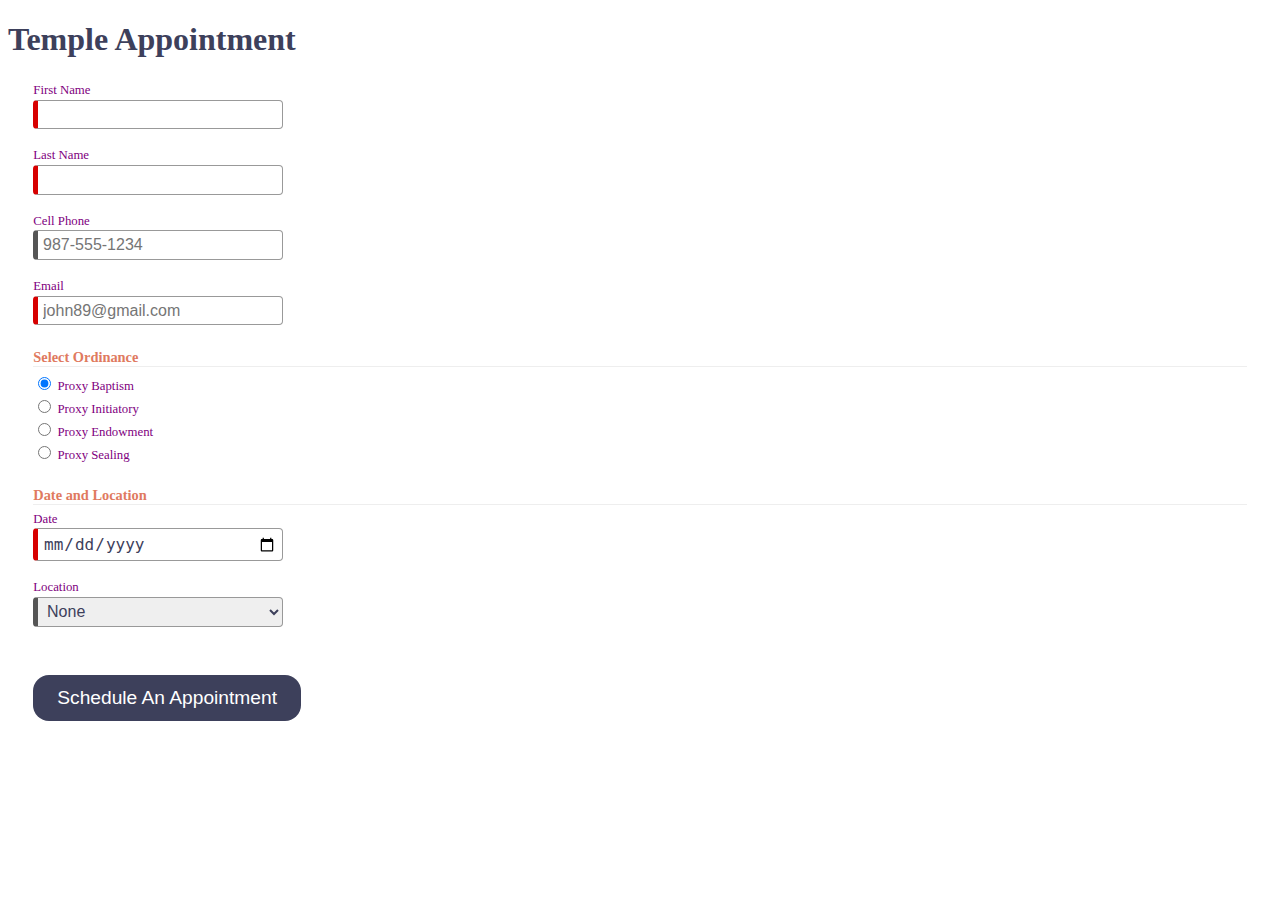
<file: startHere/startHere/index.html>
<!DOCTYPE html>
<html lang="en">

<head>
  <meta charset="UTF-8">
  <meta name="viewport" content="width=device-width, initial-scale=1.0">
  <meta name="description" content="Web Lab Start File">
  <meta name="author" content="Paul Cheney">

  <link rel="stylesheet" href="styles/small.css">
  <link rel="stylesheet" href="styles/large.css">

  <title>Web Lab Start File</title>
</head>

<body>

  <main>
    <h1>Temple Appointment</h1>

    <form method="GET" action="thanks.html" class="designOne">
      <label>First Name <input type="text" name="first" required autocomplete="given-name" title="Your First Name"></label>
        <label>Last Name <input type="text" name="last" required autocomplete="family-name" title="Your Last Name"></label>
        <label>Cell Phone <input type="tel" name="phone"  autocomplete="tel" title="A Phone Number with dashes" placeholder="987-555-1234" ></label>
        <label>Email <input type="email" name="email" required placeholder="john89@gmail.com"  title="Your Email" autocomplete="email"></label>
  

        <h3>Select Ordinance</h3>
        <label><input type="radio" name="ordinance" value="Baptism" checked> Proxy Baptism</label>
        <label><input type="radio" name="ordinance" value="Initiatory"> Proxy Initiatory</label>
        <label><input type="radio" name="ordinance" value="Endowment"> Proxy Endowment</label>
        <label><input type="radio" name="ordinance" value="Sealing"> Proxy Sealing</label>

        
        <h3>Date and Location</h3>
        <label>Date <input type="date" name="date" required></label>

        <label>Location
          <select name="location" required>
            <option value="">None</option>
            <option value="Payson">Payson</option>
            <option value="Orem">Orem</option>
            <option value="Provo City Center">Provo City Center</option>
        </label>

        <input type="submit" value="Schedule An Appointment">
    </form>

    
  </main>

</body>
</html>
</file>
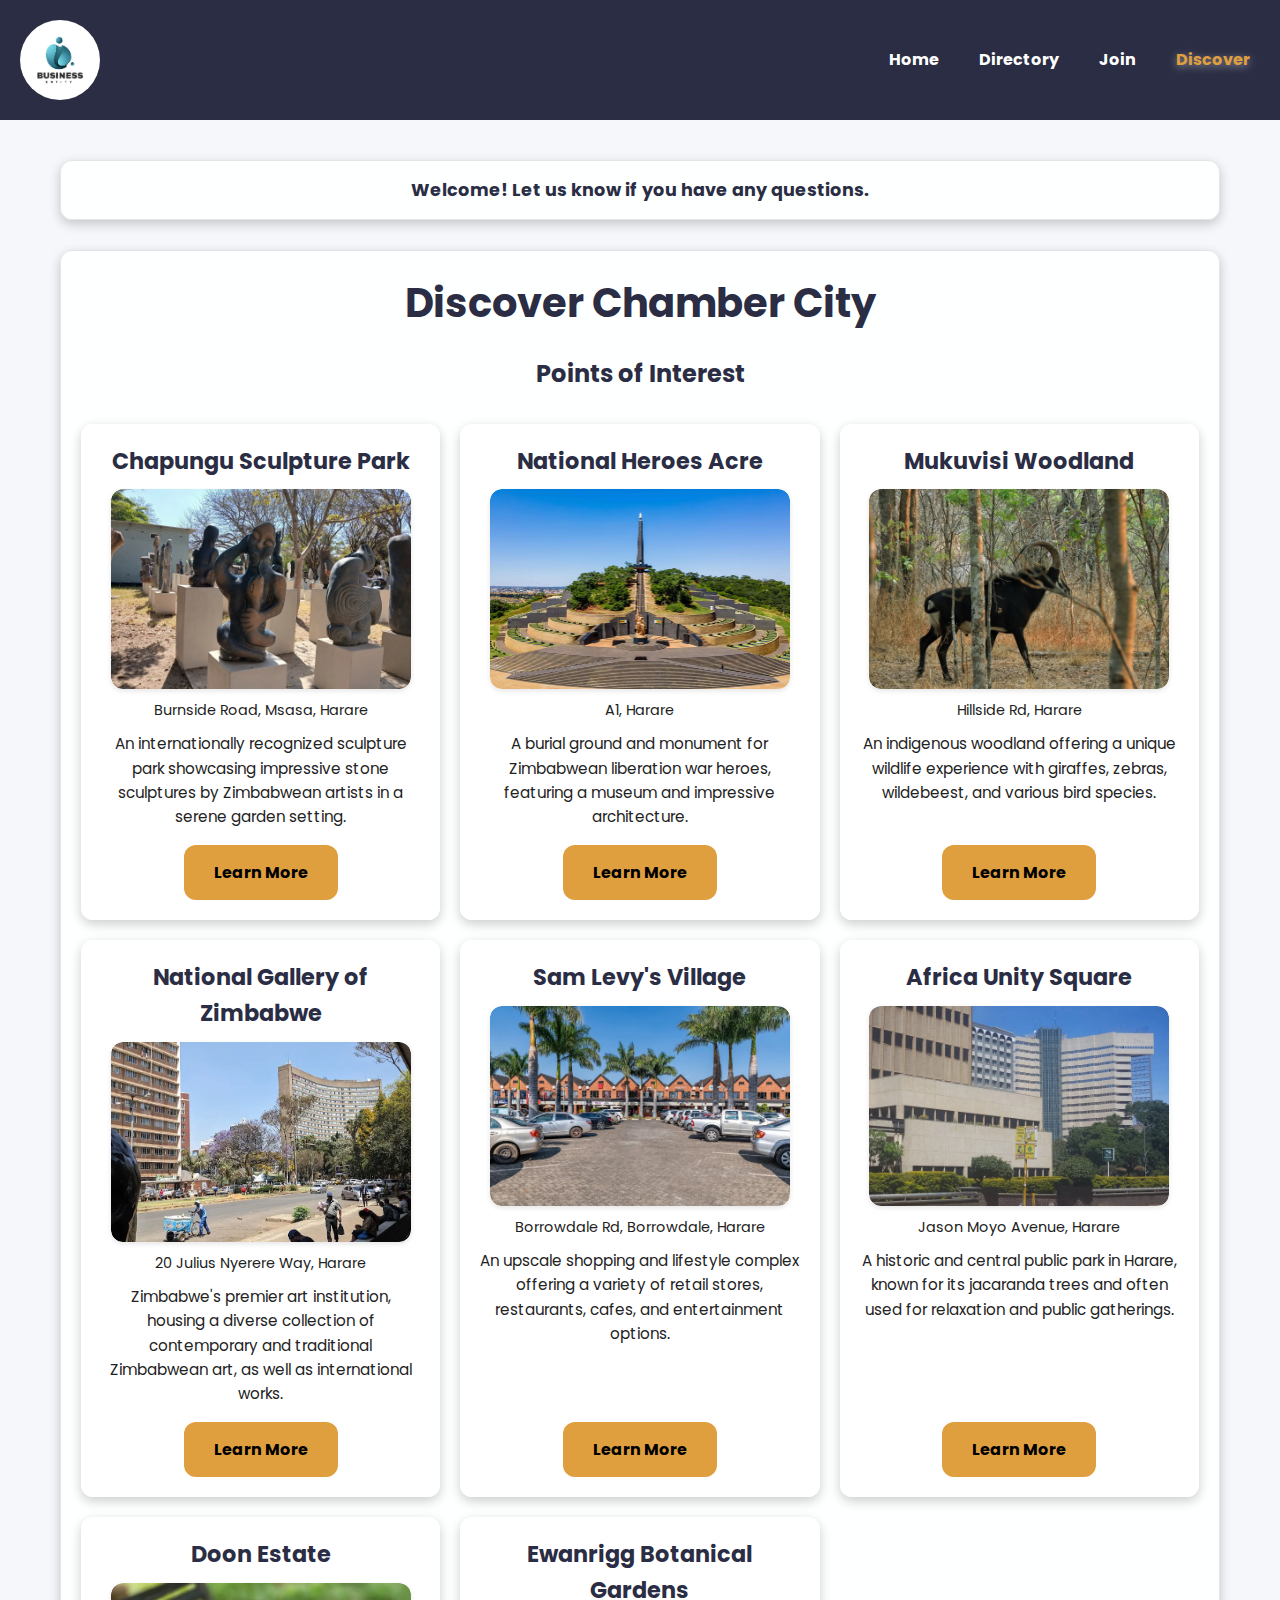
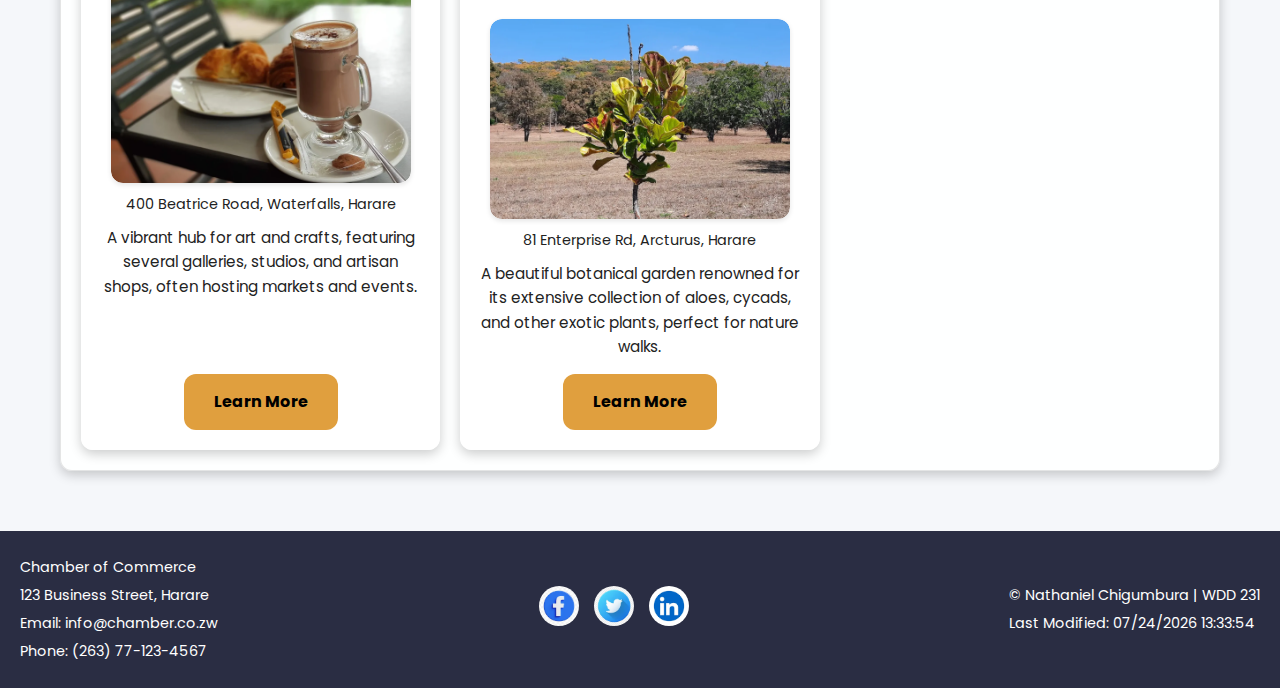
<file: chamber/discover.html>
<!DOCTYPE html>
<html lang="en">
<head>
    <meta charset="UTF-8">
    <meta name="viewport" content="width=device-width, initial-scale=1.0">
    <title>Chamber City - Discover</title>
    <meta name="description" content="Explore Chamber City: demographics, local attractions, and points of interest for visitors and potential members.">
    <meta name="author" content="Nathaniel Chigumbura">
    <meta property="og:title" content="Chamber City - Discover Our Area">
    <meta property="og:description" content="Explore the unique features, demographics, and attractions of Chamber City.">
    <meta property="og:url" content="https://nchigumbura.github.io/wdd231/chamber/discover.html">
    <meta property="og:image" content="https://nchigumbura.github.io/wdd231/chamber/images/logo.webp"> <meta property="og:type" content="website">
    <meta property="og:locale" content="en_US">
    <meta property="og:site_name" content="Chamber City Chamber of Commerce">

    <link rel="icon" href="images/favicon.ico">
    <link rel="stylesheet" href="styles/normalize.css">
    <link rel="stylesheet" href="styles/main.css">
    <link rel="stylesheet" href="styles/discover.css">
    <link href="https://fonts.googleapis.com/css2?family=Poppins:wght@400;600&display=swap" rel="stylesheet">
</head>
<body>
    <header>
        <img src="images/logo.webp" alt="Chamber Logo">
        <button class="hamburger" aria-label="Toggle navigation">
            <span class="bar"></span>
            <span class="bar"></span>
            <span class="bar"></span>
        </button>
        <nav class="main-nav">
            <ul>
                <li><a href="index.html">Home</a></li>
                <li><a href="directory.html">Directory</a></li>
                <li><a href="join.html">Join</a></li>
                <li><a href="discover.html" class="active">Discover</a></li>

            </ul>
        </nav>
    </header>

    <main class="discover-main">
        <section class="last-visit-message">
            <p id="visit-message"></p>
        </section>

        <section class="places-grid-container">
            <h1>Discover Chamber City</h1> <h2>Points of Interest</h2>
            <div id="places-grid">
                </div>
        </section>
    </main>

    <footer>
        <div class="footer-left">
            <p>Chamber of Commerce</p>
            <p>123 Business Street, Harare</p>
            <p>Email: info@chamber.co.zw</p>
            <p>Phone: (263) 77-123-4567</p>
        </div>
        <div class="footer-center">
            <a href="#"><img src="images/facebook.webp" alt="Facebook" class="social-icon"></a>
            <a href="#"><img src="images/twitter.webp" alt="Twitter" class="social-icon"></a>
            <a href="#"><img src="images/linkedin.webp" alt="LinkedIn" class="social-icon"></a>
        </div>
        <div class="footer-right">
            <p>&copy;<span id="current-year"></span> Nathaniel Chigumbura | WDD 231</p>
            <p>Last Modified: <span id="last-modified"></span></p>
        </div>
    </footer>

    <script src="scripts/utils.js" defer></script>
    <script src="scripts/discover.js" defer></script>
</body>
</html>
</file>
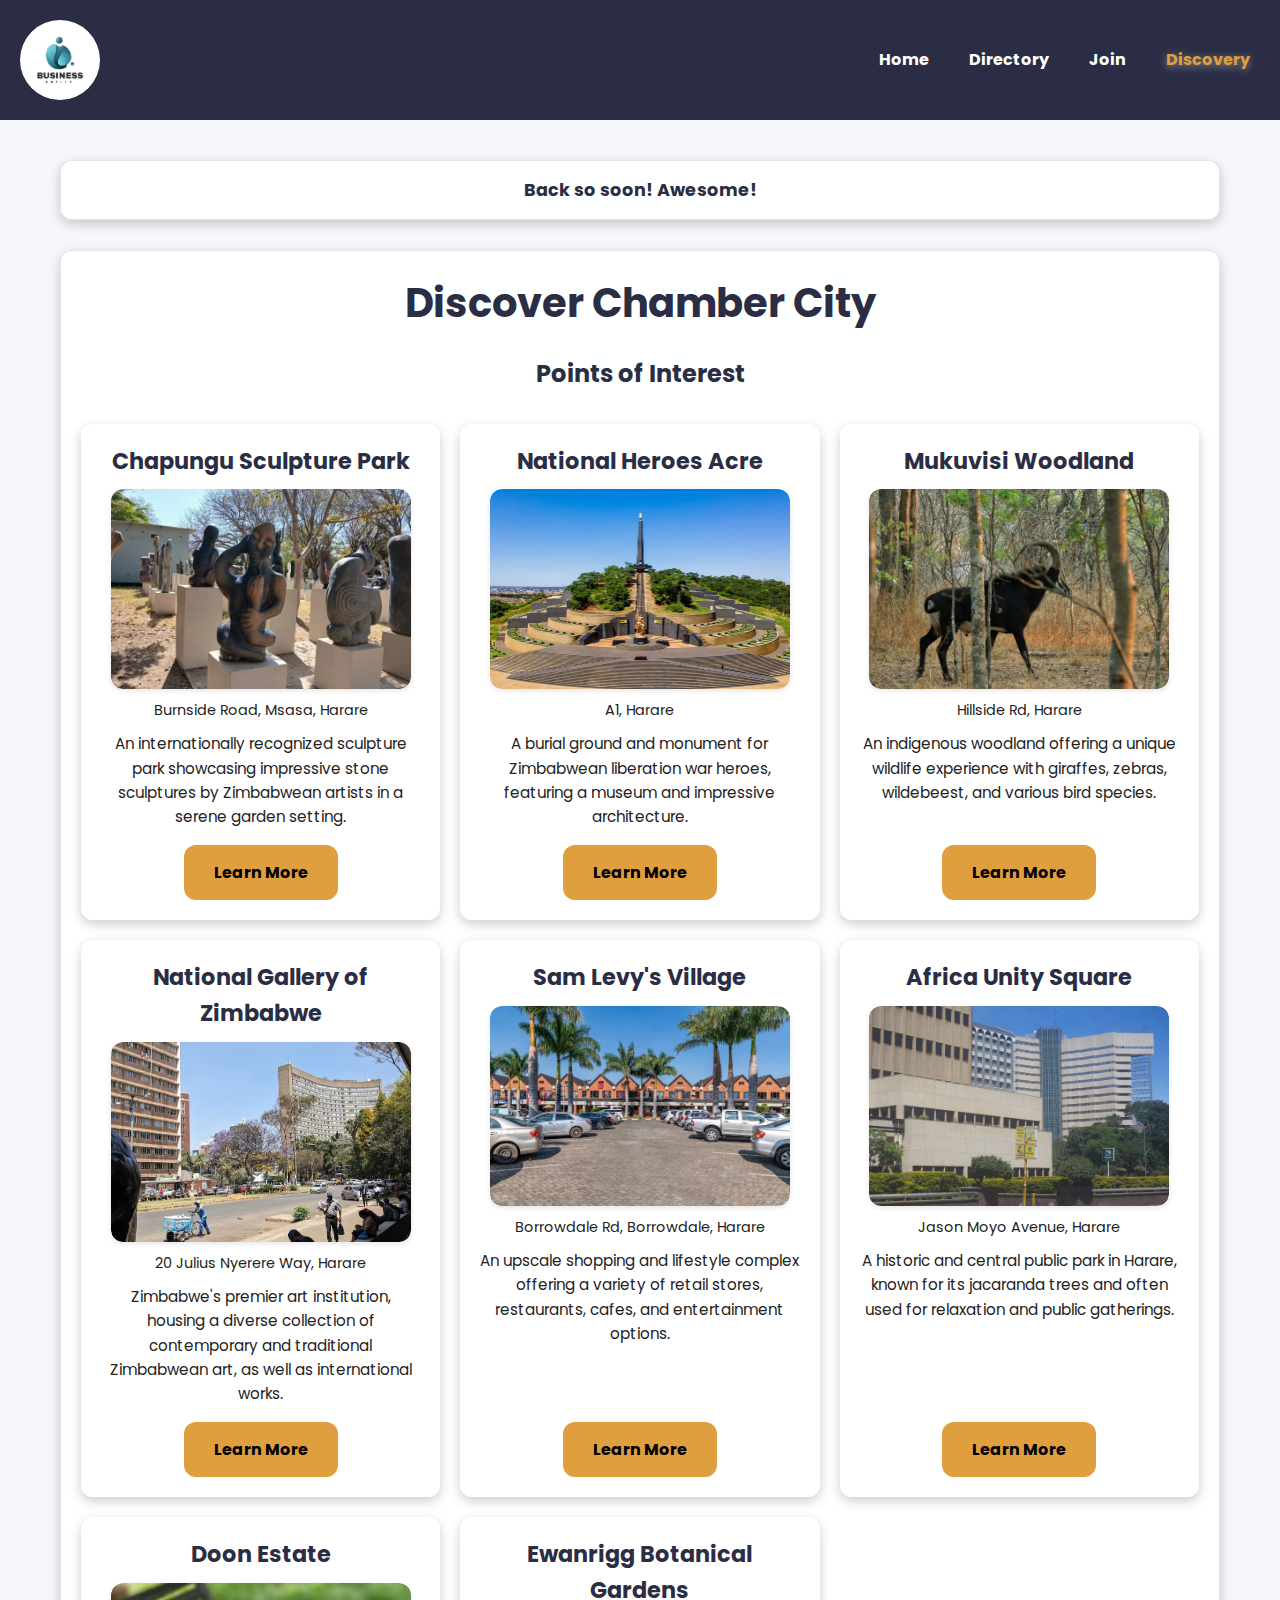
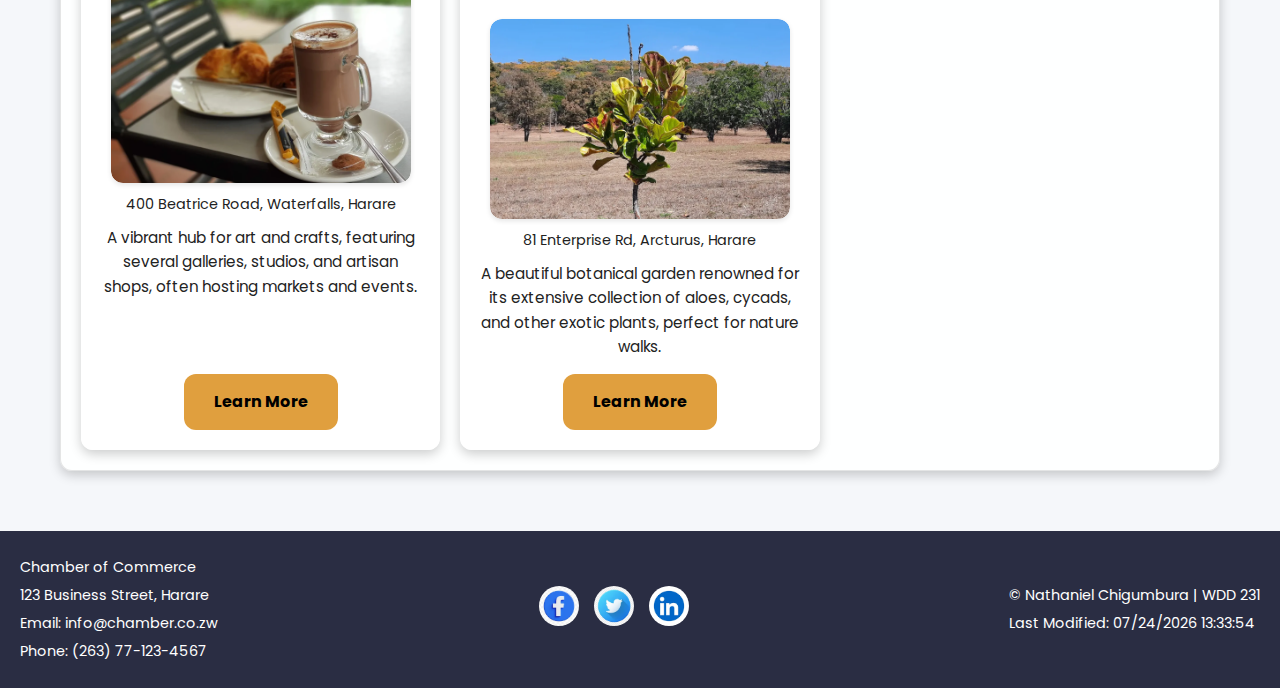
<file: chamber/discovery.html>
<!DOCTYPE html>
<html lang="en">
<head>
    <meta charset="UTF-8">
    <meta name="viewport" content="width=device-width, initial-scale=1.0">
    <title>Chamber City - Discover</title>
    <meta name="description" content="Explore Chamber City: demographics, local attractions, and points of interest for visitors and potential members.">
    <meta name="author" content="Nathaniel Chigumbura">
    <meta property="og:title" content="Chamber City - Discover Our Area">
    <meta property="og:description" content="Explore the unique features, demographics, and attractions of Chamber City.">
    <meta property="og:url" content="https://nchigumbura.github.io/wdd231/chamber/discover.html">
    <meta property="og:image" content="https://nchigumbura.github.io/wdd231/chamber/images/logo.webp"> <meta property="og:type" content="website">
    <meta property="og:locale" content="en_US">
    <meta property="og:site_name" content="Chamber City Chamber of Commerce">

    <link rel="icon" href="images/favicon.ico">
    <link rel="stylesheet" href="styles/normalize.css">
    <link rel="stylesheet" href="styles/main.css">
    <link rel="stylesheet" href="styles/discover.css">
    <link href="https://fonts.googleapis.com/css2?family=Poppins:wght@400;600&display=swap" rel="stylesheet">
</head>
<body>
    <header>
        <img src="images/logo.webp" alt="Chamber Logo">
        <button class="hamburger" aria-label="Toggle navigation">
            <span class="bar"></span>
            <span class="bar"></span>
            <span class="bar"></span>
        </button>
        <nav class="main-nav">
            <ul>
                <li><a href="index.html">Home</a></li>
                <li><a href="directory.html">Directory</a></li>
                <li><a href="join.html">Join</a></li>
                <li><a href="discovery.html" class="active">Discovery</a></li>

            </ul>
        </nav>
    </header>

    <main class="discover-main">
        <section class="last-visit-message">
            <p id="visit-message"></p>
        </section>

        <section class="places-grid-container">
            <h1>Discover Chamber City</h1> <h2>Points of Interest</h2>
            <div id="places-grid">
                </div>
        </section>
    </main>

    <footer>
        <div class="footer-left">
            <p>Chamber of Commerce</p>
            <p>123 Business Street, Harare</p>
            <p>Email: info@chamber.co.zw</p>
            <p>Phone: (263) 77-123-4567</p>
        </div>
        <div class="footer-center">
            <a href="#"><img src="images/facebook.webp" alt="Facebook" class="social-icon"></a>
            <a href="#"><img src="images/twitter.webp" alt="Twitter" class="social-icon"></a>
            <a href="#"><img src="images/linkedin.webp" alt="LinkedIn" class="social-icon"></a>
        </div>
        <div class="footer-right">
            <p>&copy;<span id="current-year"></span> Nathaniel Chigumbura | WDD 231</p>
            <p>Last Modified: <span id="last-modified"></span></p>
        </div>
    </footer>

    <script src="scripts/utils.js" defer></script>
    <script src="scripts/discover.js" defer></script>
</body>
</html>
</file>
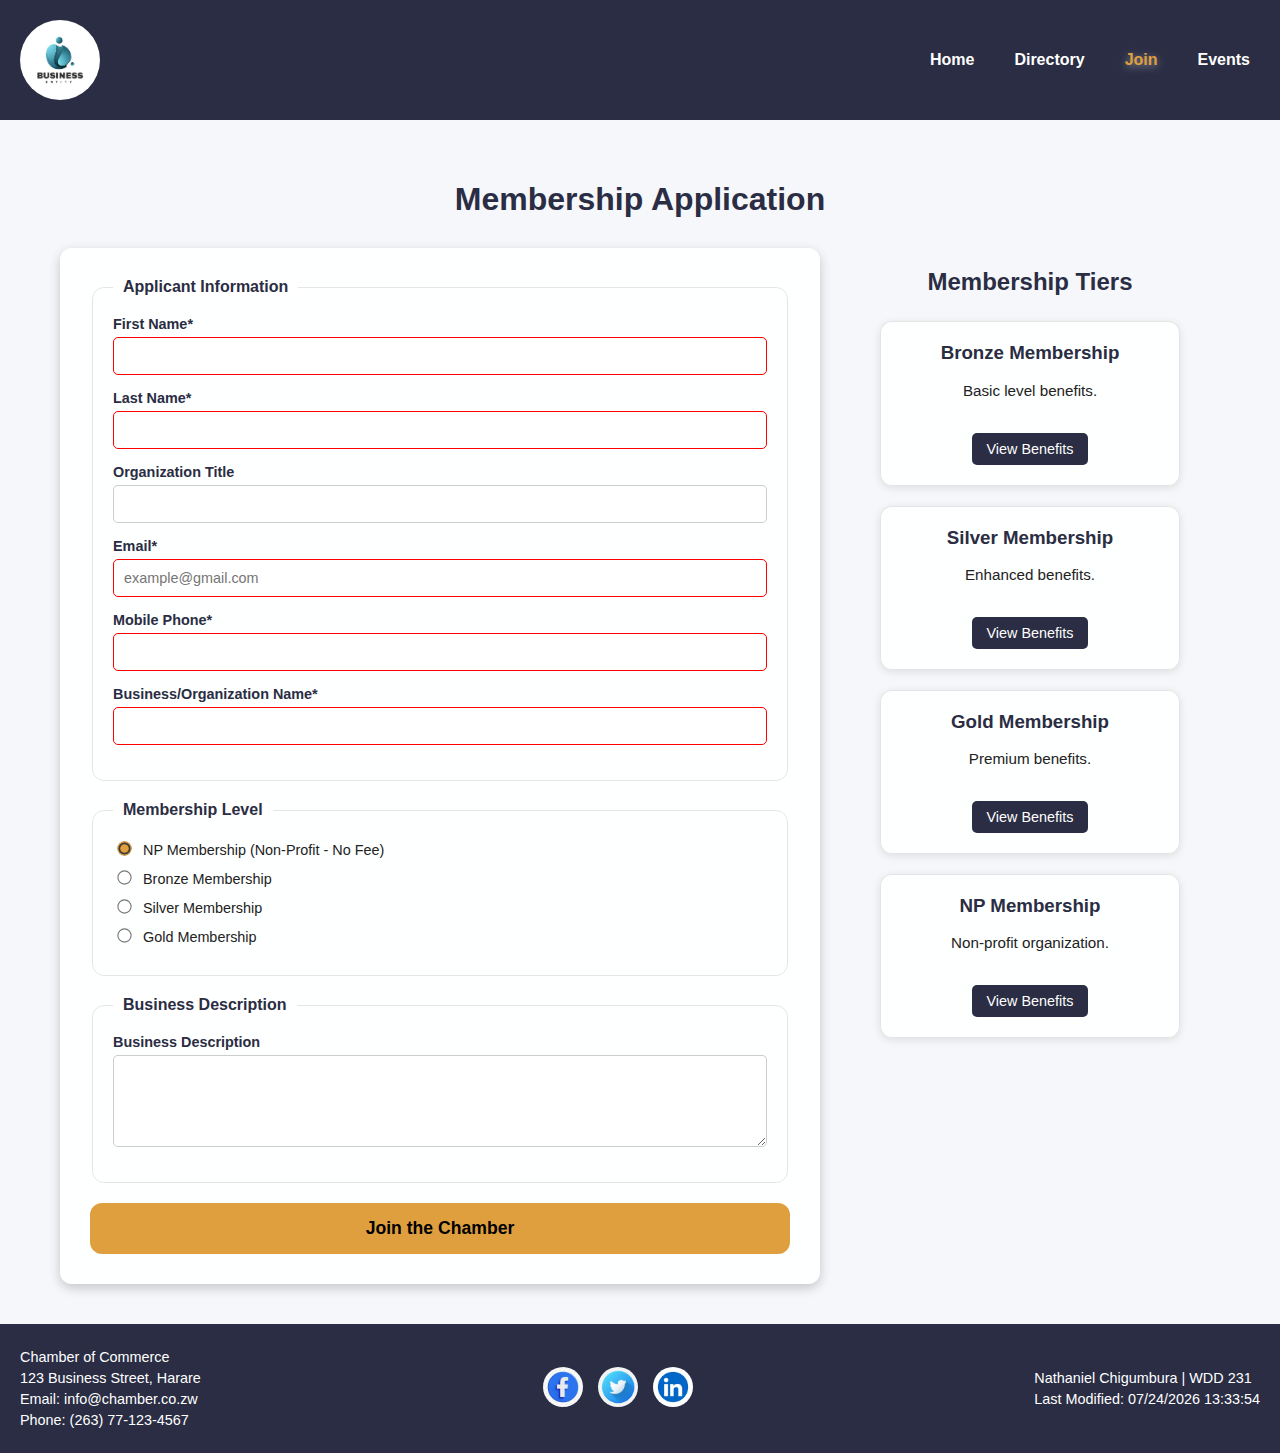
<file: chamber/join.html>
<!DOCTYPE html>
<html lang="en">
<head>
    <meta charset="UTF-8">
    <meta name="viewport" content="width=device-width, initial-scale=1.0">
    <title>Join the Chamber - Membership Application</title>
    <meta name="description" content="Apply to become a member of the Chamber of Commerce.">
    <meta name="author" content="Nathaniel Chigumbura">
    <meta property="og:title" content="Chamber of Commerce - Join Us">
    <meta property="og:description" content="Submit your application to join our vibrant business community.">
    <meta property="og:url" content="https://nchigumbura.github.io/wdd231/chamber/join.html">
    <meta property="og:image" content="https://nchigumbura.github.io/wdd231/chamber/images/logo.webp">
    <meta property="og:type" content="website">
    <meta property="og:locale" content="en_US">
    <meta property="og:site_name" content="Chamber of Commerce">
    <link rel="icon" type="image/png" href="images/favicon.ico">
    <link rel="stylesheet" href="styles/main.css">
    <link rel="stylesheet" href="styles/join.css">
</head>
<body>
    <header>
        <img src="images/logo.webp" alt="Chamber Logo">
        <button class="hamburger" aria-label="Toggle navigation">
            <span class="bar"></span>
            <span class="bar"></span>
            <span class="bar"></span>
        </button>
        <nav class="main-nav">
            <ul>
                <li><a href="index.html">Home</a></li>
                <li><a href="directory.html">Directory</a></li>
                <li><a href="join.html" class="active">Join</a></li>
                <li><a href="events.html">Events</a></li>
            </ul>
        </nav>
    </header>

    <main class="join-main">
        <h1>Membership Application</h1>
        <div class="join-content-grid">
            <form method="get" action="thankyou.html">
                <fieldset>
                    <legend>Applicant Information</legend>
                    <label class="top">First Name*
                        <input type="text" id="fname" name="fname" required autocomplete="given-name" title="Applicant's first name">
                    </label>
                    <label class="top">Last Name*
                        <input type="text" id="lname" name="lname" required autocomplete="family-name" title="Applicant's last name">
                    </label>
                    <label class="top">Organization Title
                        <input type="text" id="orgtitle" name="orgtitle" autocomplete="organization-title" pattern="[A-Za-z\s-]{7,}" title="Your organizational title (e.g., Manager, CEO). Only alpha characters, hyphens, and spaces allowed, minimum 7 characters.">
                    </label>
                    <label class="top">Email*
                        <input type="email" id="email" name="email" required autocomplete="email" placeholder="example@gmail.com" title="Your professional email address">
                    </label>
                    <label class="top">Mobile Phone*
                        <input type="tel" id="phone" name="phone" required autocomplete="tel" title="Your mobile phone number">
                    </label>
                    <label class="top">Business/Organization Name*
                        <input type="text" id="bizname" name="bizname" required autocomplete="organization" title="The name of your business or organization">
                    </label>
                </fieldset>

                <fieldset>
                    <legend>Membership Level</legend>
                    <div class="membership-level-radio">
                        <label><input type="radio" name="membership" value="np" checked> NP Membership (Non-Profit - No Fee)</label>
                        <label><input type="radio" name="membership" value="bronze"> Bronze Membership</label>
                        <label><input type="radio" name="membership" value="silver"> Silver Membership</label>
                        <label><input type="radio" name="membership" value="gold"> Gold Membership</label>
                    </div>
                </fieldset>

                <fieldset>
                    <legend>Business Description</legend>
                    <label class="top">Business Description
                        <textarea id="description" name="description" rows="5" title="A brief description of your business or organization"></textarea>
                    </label>
                </fieldset>

                <input type="hidden" id="timestamp" name="timestamp">

                <input type="submit" value="Join the Chamber" class="submit-button">
            </form>

            <div class="membership-cards-container">
                <h2>Membership Tiers</h2>
                <div class="membership-card bronze-card">
                    <h3>Bronze Membership</h3>
                    <p>Basic level benefits.</p>
                    <a href="#" class="view-benefits-link" data-modal="bronze-modal">View Benefits</a>
                </div>
                <div class="membership-card silver-card">
                    <h3>Silver Membership</h3>
                    <p>Enhanced benefits.</p>
                    <a href="#" class="view-benefits-link" data-modal="silver-modal">View Benefits</a>
                </div>
                <div class="membership-card gold-card">
                    <h3>Gold Membership</h3>
                    <p>Premium benefits.</p>
                    <a href="#" class="view-benefits-link" data-modal="gold-modal">View Benefits</a>
                </div>
                <div class="membership-card np-card">
                    <h3>NP Membership</h3>
                    <p>Non-profit organization.</p>
                    <a href="#" class="view-benefits-link" data-modal="np-modal">View Benefits</a>
                </div>
            </div>
        </div>
    </main>

    <footer>
        <div class="footer-left">
            <p>Chamber of Commerce</p>
            <p>123 Business Street, Harare</p>
            <p>Email: info@chamber.co.zw</p>
            <p>Phone: (263) 77-123-4567</p>
        </div>
        <div class="footer-center">
            <a href="#"><img src="images/facebook.webp" alt="Facebook" class="social-icon"></a>
            <a href="#"><img src="images/twitter.webp" alt="Twitter" class="social-icon"></a>
            <a href="#"><img src="images/linkedin.webp" alt="LinkedIn" class="social-icon"></a>
        </div>
        <div class="footer-right">
            <p>Nathaniel Chigumbura | WDD 231</p>
            <p>Last Modified: <span id="last-modified"></span></p>
        </div>
    </footer>

    <dialog id="bronze-modal" class="membership-modal">
        <button class="close-modal-button">❌</button>
        <h3>Bronze Membership Benefits</h3>
        <ul>
            <li>Access to monthly networking events.</li>
            <li>Listing in online business directory.</li>
            <li>Basic business support resources.</li>
            <li>Annual fee: $50</li>
        </ul>
    </dialog>

    <dialog id="silver-modal" class="membership-modal">
        <button class="close-modal-button">❌</button>
        <h3>Silver Membership Benefits</h3>
        <ul>
            <li>All Bronze benefits, plus:</li>
            <li>Discounted rates for Chamber-sponsored training workshops.</li>
            <li>Opportunity for event sponsorship.</li>
            <li>Enhanced directory listing with logo.</li>
            <li>Annual fee: $150</li>
        </ul>
    </dialog>

    <dialog id="gold-modal" class="membership-modal">
        <button class="close-modal-button">❌</button>
        <h3>Gold Membership Benefits</h3>
        <ul>
            <li>All Silver benefits, plus:</li>
            <li>Exclusive access to VIP events and leadership forums.</li>
            <li>Featured spotlight position on homepage (rotating).</li>
            <li>Priority for advocacy and policy discussions.</li>
            <li>Complimentary training workshop seats.</li>
            <li>Annual fee: $300</li>
        </ul>
    </dialog>

    <dialog id="np-modal" class="membership-modal">
        <button class="close-modal-button">❌</button>
        <h3>Non-Profit (NP) Membership Benefits</h3>
        <ul>
            <li>Access to all Bronze level networking events.</li>
            <li>Listing in online business directory.</li>
            <li>Specific resources for non-profit organizations.</li>
            <li>No annual fee.</li>
        </ul>
    </dialog>

    <script src="scripts/utils.js" defer></script>
    <script src="scripts/join.js" defer></script>
</body>
</html>
</file>
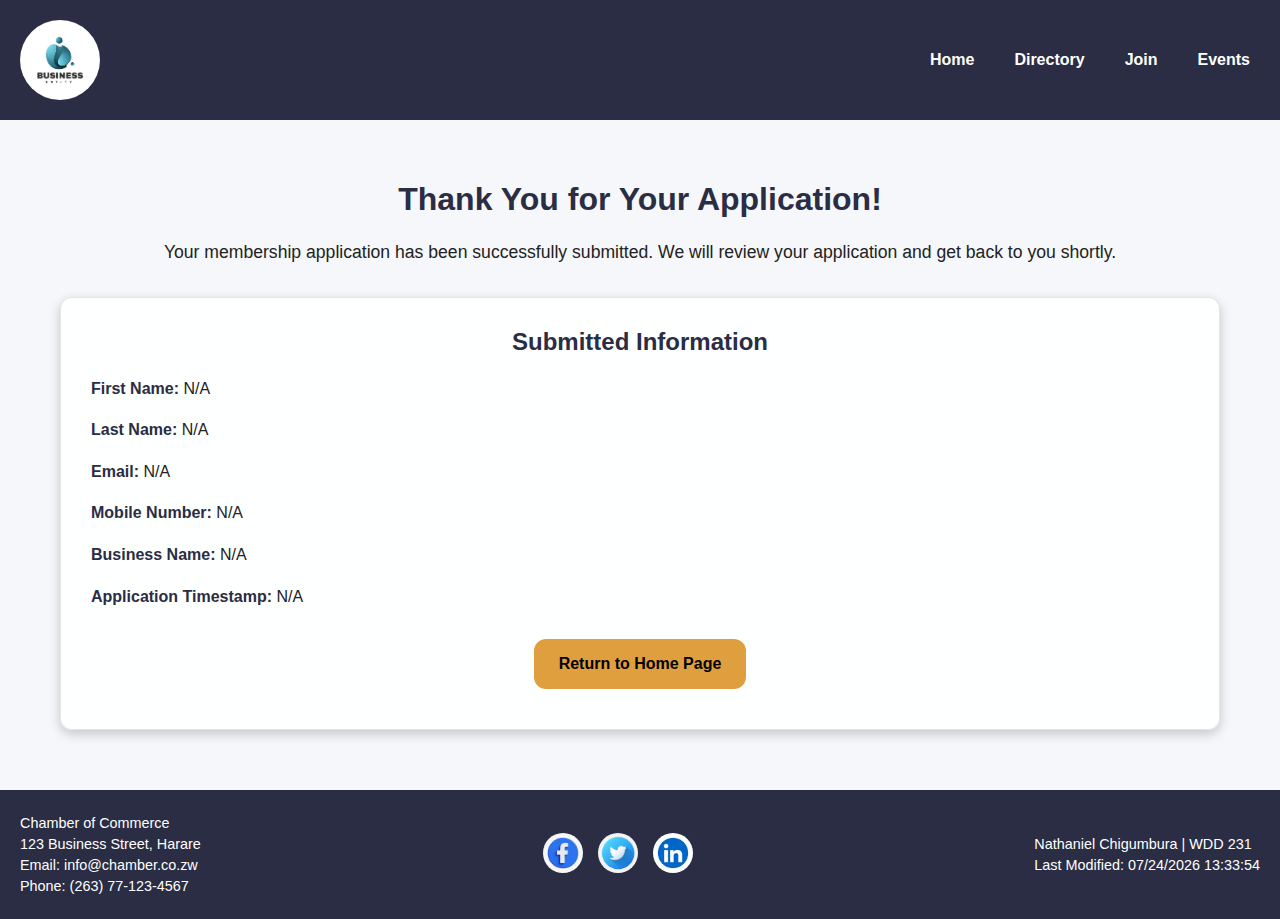
<file: chamber/thankyou.html>
<!DOCTYPE html>
<html lang="en">
<head>
    <meta charset="UTF-8">
    <meta name="viewport" content="width=device-width, initial-scale=1.0">
    <title>Thank You for Your Application!</title>
    <meta name="description" content="Confirmation of your Chamber of Commerce membership application.">
    <meta name="author" content="Nathaniel Chigumbura">
    <meta property="og:title" content="Chamber of Commerce - Thank You">
    <meta property="og:description" content="Your membership application has been received.">
    <meta property="og:url" content="https://nchigumbura.github.io/wdd231/chamber/thankyou.html">
    <meta property="og:image" content="https://nchigumbura.github.io/wdd231/chamber/images/logo.webp">
    <meta property="og:type" content="website">
    <meta property="og:locale" content="en_US">
    <meta property="og:site_name" content="Chamber of Commerce">
    <link rel="icon" href="images/favicon.ico">
    <link rel="stylesheet" href="styles/main.css">
    <link rel="stylesheet" href="styles/join.css">
</head>
<body>
    <header>
        <img src="images/logo.webp" alt="Chamber Logo">
        <button class="hamburger" aria-label="Toggle navigation">
            <span class="bar"></span>
            <span class="bar"></span>
            <span class="bar"></span>
        </button>
        <nav class="main-nav">
            <ul>
                <li><a href="index.html">Home</a></li>
                <li><a href="directory.html">Directory</a></li>
                <li><a href="join.html">Join</a></li>
                <li><a href="events.html">Events</a></li>
            </ul>
        </nav>
    </header>

    <main class="thankyou-main">
        <h1>Thank You for Your Application!</h1>
        <p>Your membership application has been successfully submitted. We will review your application and get back to you shortly.</p>

        <section class="submitted-data">
            <h2>Submitted Information</h2>
            <div id="data-display">
                <p><strong>First Name:</strong> <span id="display-fname"></span></p>
                <p><strong>Last Name:</strong> <span id="display-lname"></span></p>
                <p><strong>Email:</strong> <span id="display-email"></span></p>
                <p><strong>Mobile Number:</strong> <span id="display-phone"></span></p>
                <p><strong>Business Name:</strong> <span id="display-bizname"></span></p>
                <p><strong>Application Timestamp:</strong> <span id="display-timestamp"></span></p>
            </div>
            <p class="return-home"><a href="index.html">Return to Home Page</a></p>
        </section>
    </main>

    <footer>
        <div class="footer-left">
            <p>Chamber of Commerce</p>
            <p>123 Business Street, Harare</p>
            <p>Email: info@chamber.co.zw</p>
            <p>Phone: (263) 77-123-4567</p>
        </div>
        <div class="footer-center">
            <a href="#"><img src="images/facebook.webp" alt="Facebook" class="social-icon"></a>
            <a href="#"><img src="images/twitter.webp" alt="Twitter" class="social-icon"></a>
            <a href="#"><img src="images/linkedin.webp" alt="LinkedIn" class="social-icon"></a>
        </div>
        <div class="footer-right">
            <p>Nathaniel Chigumbura | WDD 231</p>
            <p>Last Modified: <span id="last-modified"></span></p>
        </div>
    </footer>

    <script src="scripts/utils.js" defer></script>
    <script src="scripts/join.js" defer></script>
</body>
</html>
</file>
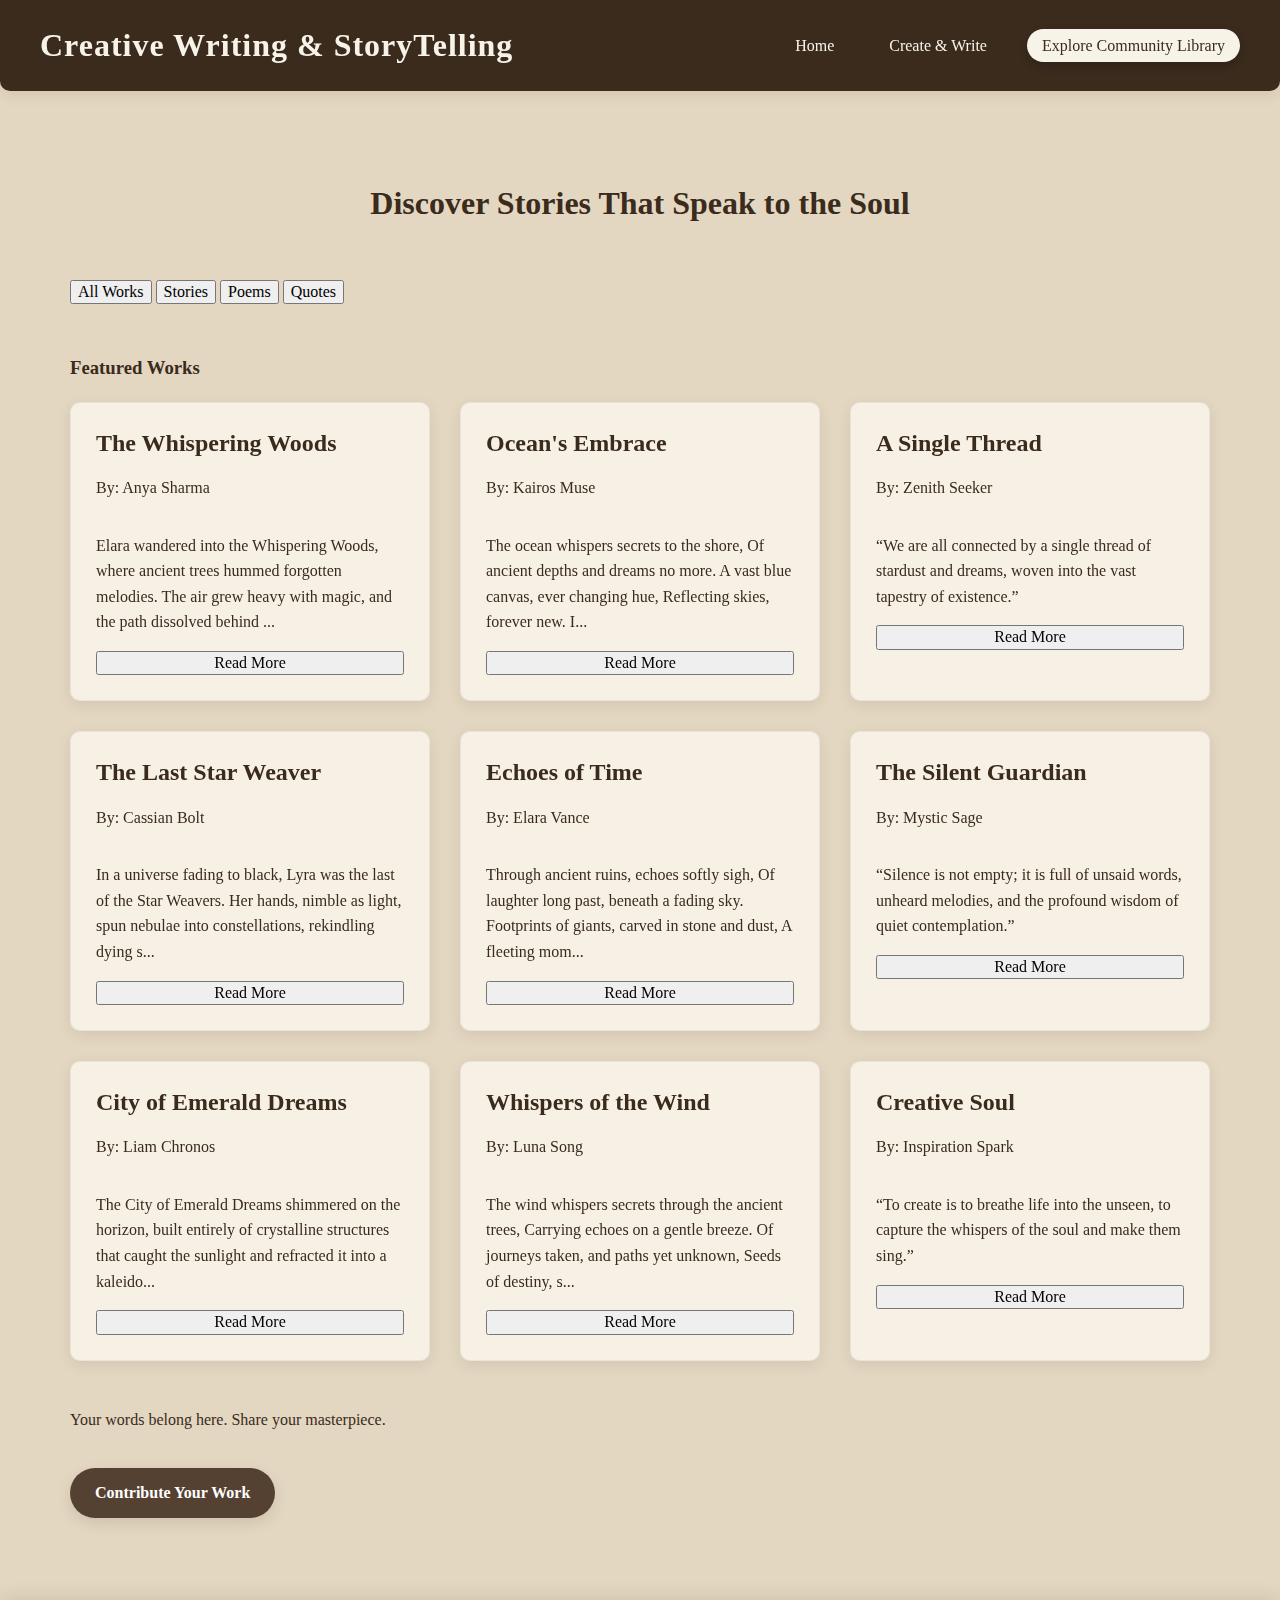
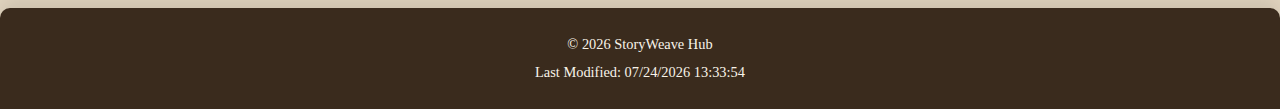
<file: project/community.html>
<!DOCTYPE html>
<html lang="en">
<head>
    <meta charset="UTF-8">
    <meta name="viewport" content="width=device-width, initial-scale=1.0">
    <title>StoryWeave Hub - Community Library</title>
    <meta name="description" content="Explore stories, poems, and quotes shared by our community of writers. Find inspiration and new narratives on StoryWeave Hub.">
    <meta name="author" content="Nathaniel Chigumbura">

    <meta property="og:title" content="StoryWeave Hub - Community Library">
    <meta property="og:description" content="Discover, read, and share unique narratives with a vibrant community of writers and poets.">
    <meta property="og:url" content="https://nchigumbura.github.io/wdd231/project/community.html">
    <meta property="og:image" content="https://nchigumbura.github.io/storyweavehub/images/community.webp">
    <meta property="og:type" content="website">
    <meta property="og:locale" content="en_US">
    <meta property="og:site_name" content="StoryWeave Hub">

    <meta name="twitter:card" content="summary_large_image">
    <meta name="twitter:title" content="StoryWeave Hub - Community Library">
    <meta name="twitter:description" content="Discover, read, and share unique narratives with a vibrant community of writers and poets.">
    <meta name="twitter:image" content="https://nchigumbura.github.io/storyweavehub/images/twitter-community.webp">

    <link rel="icon" href="images/favicon.ico">

    <link rel="preconnect" href="https://fonts.googleapis.com">
    <link rel="preconnect" href="https://fonts.gstatic.com" crossorigin>
    <link href="https://fonts.googleapis.com/css2?family=Caveat:wght@400..700&family=Inter:wght@100..900&family=Lora:ital,wght@0,400..700;1,400..700&display=swap" rel="stylesheet">

    <link rel="stylesheet" href="styles/normalize.css">
    <link rel="stylesheet" href="styles/main.css">
    <link rel="stylesheet" href="styles/community.css">
</head>
<body>
    <header>
        <div class="header-content">
            <h1 class="site-title">Creative Writing & StoryTelling</h1>
            <nav class="main-nav">
                <button class="hamburger-menu" aria-label="Toggle navigation">☰</button>
                <ul class="nav-links">
                    <li><a href="index.html">Home</a></li>
                    <li><a href="writting.html">Create & Write</a></li>
                    <li><a href="community.html" class="active">Explore Community Library</a></li>
                </ul>
            </nav>
        </div>
    </header>

    <main>
        <section class="hero-community">
            <h2 class="hero-community-title">Discover Stories That Speak to the Soul</h2>
        </section>

        <section class="categories-section">
            <div class="category-filters">
                <button class="filter-button active" data-category="all">All Works</button>
                <button class="filter-button" data-category="story">Stories</button>
                <button class="filter-button" data-category="poem">Poems</button>
                <button class="filter-button" data-category="quote">Quotes</button>
            </div>
        </section>

        <section id="community-showcase-section">
            <h3 class="section-heading">Featured Works</h3>
            <div id="publishedStoriesContainer" class="story-grid">
                <p id="loadingMessage">Loading masterpieces...</p>
                <p id="noStoriesMessage" style="display: none;">No works published yet. Be the first to share your masterpiece!</p>
            </div>
        </section>

        <section class="cta-share-section">
            <div class="cta-share-content">
                <p class="cta-text">Your words belong here. Share your masterpiece.</p>
                <a href="writting.html" class="cta-button button-primary">Contribute Your Work</a>
            </div>
        </section>
    </main>

    <footer>
        <p>&copy; <span id="currentyear"></span> StoryWeave Hub</p>
        <p>Last Modified: <span id="lastmodified"></span></p>
    </footer>

    <script src="scripts/utilities.js" defer></script>
    <script src="scripts/community.js" defer></script>
</body>
</html>
</file>
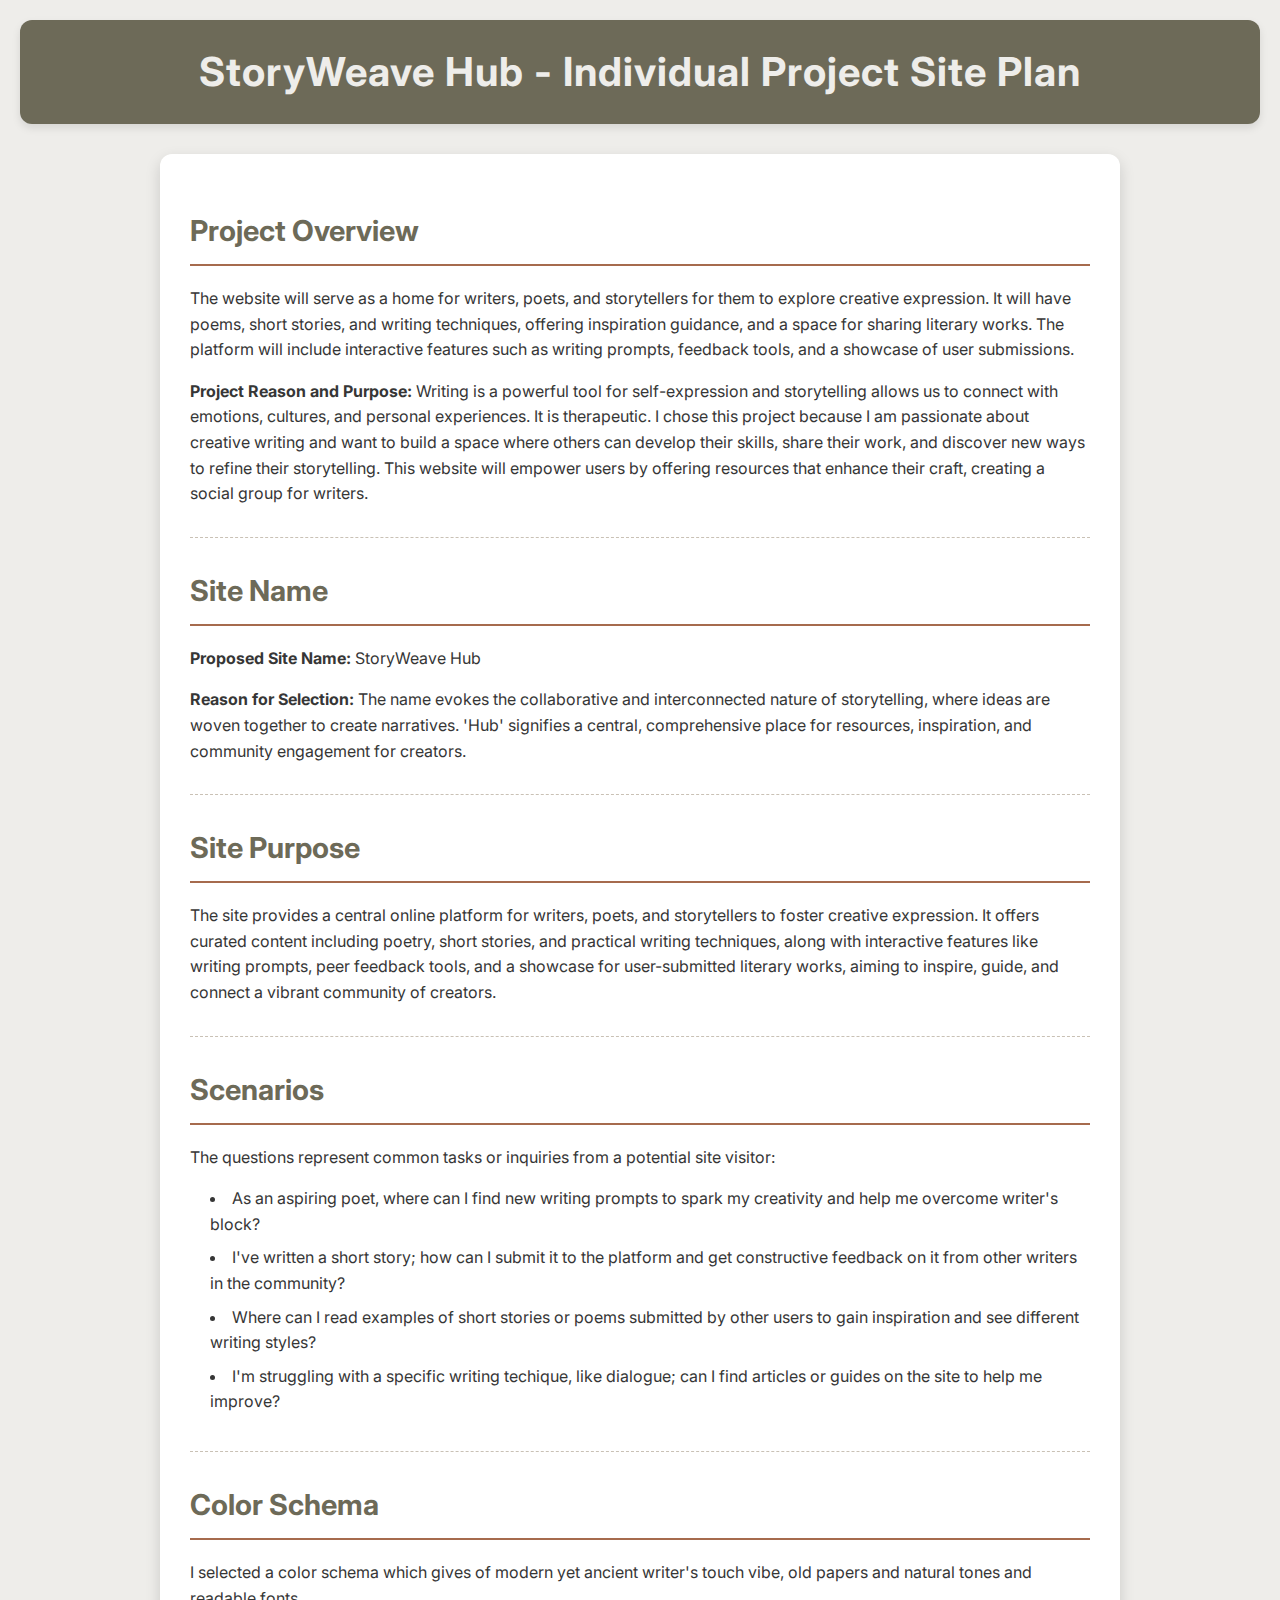
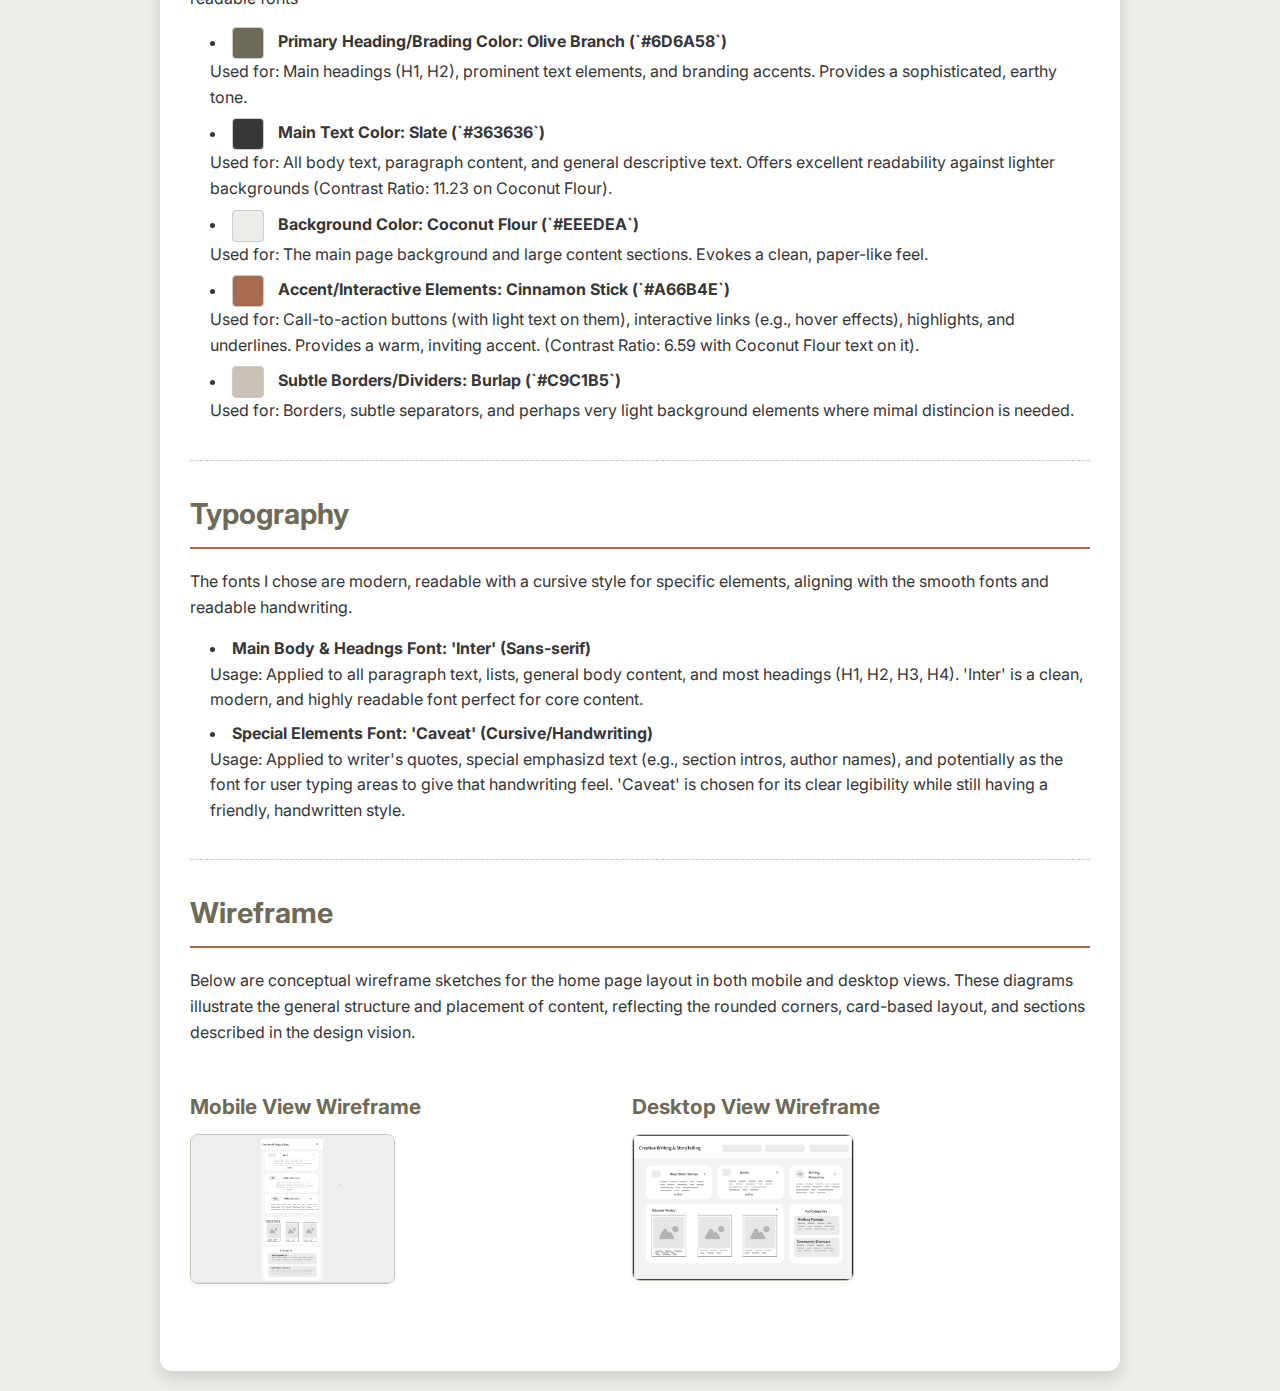
<file: project/siteplan.html>
<!DOCTYPE html>
<html lang="en">
<head>
    <meta charset="UTF-8">
    <meta name="viewport" content="width=device-width, initial-scale=1.0">
    <title>StoryWeave Hub - Site Plan</title>
    <meta name="description" content="Site plan document for the StoryWeave Hub website project, outlining design and content strategy.">
    <meta name="author" content="Nathaniel Chigumbura">

    <link rel="preconnect" href="https://fonts.googleapis.com">
    <link rel="preconnect" href="https://fonts.gstatic.com" crossorigin>
    <link href="https://fonts.googleapis.com/css2?family=Caveat:wght@400..700&family=Inter:wght@100..900&display=swap" rel="stylesheet">

    <style>
        :root {
            --olive-branch: #6D6A58;
            --burlap: #C9C1B5;
            --coconut-flour: #EEEDEA;
            --cinnamon-stick: #A66B4E;
            --slate: #363636;

            --primary-heading-color: var(--olive-branch);
            --main-text-color: var(--slate);
            --background-page: var(--coconut-flour);
            --accent-elements: var(--cinnamon-stick);
            --subtle-borders: var(--burlap);

            --body-font: 'Inter', sans-serif;
            --special-font: 'Caveat', cursive;
        }

        body {
            font-family: var(--body-font);
            background-color: var(--background-page);
            color: var(--main-text-color);
            margin: 0;
            padding: 20px;
            line-height: 1.6;
            -webkit-font-smoothing: antialiased;
            -moz-osx-font-smoothing: grayscale;
        }

        header {
            background-color: var(--primary-heading-color);
            color: var(--coconut-flour);
            padding: 20px;
            text-align: center;
            border-radius: 12px;
            margin-bottom: 30px;
            box-shadow: 0 4px 8px rgba(0, 0, 0, 0.1);
        }

        header h1 {
            font-family: var(--body-font);
            margin: 0;
            font-size: 2.5em;
            letter-spacing: 1px;
        }

        main {
            max-width: 900px;
            margin: 0 auto;
            background-color: white;
            padding: 30px;
            border-radius: 12px;
            box-shadow: 0 6px 15px rgba(0, 0, 0, 0.15);
        }

        section {
            margin-bottom: 30px;
            padding-bottom: 20px;
            border-bottom: 1px dashed var(--subtle-borders);
        }

        section:last-child {
            border-bottom: none;
        }

        h2 {
            font-family: var(--primary-heading-color);
            color: var(--primary-heading-color);
            border-bottom: 2px solid var(--accent-elements);
            padding-bottom: 10px;
            margin-bottom: 20px;
            font-size: 1.8em;
        }

        h3 {
            font-family: var(--body-font);
            color: var(--primary-heading-color);
            margin-top: 25px;
            margin-bottom: 10px;
            font-size: 1.3em;
        }

        p {
            margin-bottom: 10px;
        }

        ul {
            list-style: disc inside;
            padding-left: 20px;
        }

        ul li {
            margin-bottom: 8px;
        }

        .example {
            font-style: italic;
            color: #555;
            margin-top: 5px;
            margin-left: 20px;
        }

        .color-box {
            display: inline-block;
            width: 30px;
            height: 30px;
            border: 1px solid #ccc;
            vertical-align: middle;
            margin-right: 10px;
            border-radius: 4px;
        }

        .color-olive-branch { background-color: var(--olive-branch); }
        .color-burlap { background-color: var(--burlap); }
        .color-coconut-flour { background-color: var(--coconut-flour); }
        .color-cinnamon-stick { background-color: var(--cinnamon-stick); }
        .color-slate { background-color: var(--slate); }

        .wireframe-container {
            display: flex;
            flex-direction: column;
            gap: 20px;
            margin-top: 20px;
        }

        .wireframe-container img {
            max-width: 100%;
            height: auto;
            border: 1px solid var(--subtle-borders);
            border-radius: 8px;
            box-shadow: 0 2px 5px rgba(0, 0, 0, 0.05);
        }

        @media (min-width: 768px) {
            .wireframe-container {
                flex-direction: row;
                justify-content: space-around;
            }
            .wireframe-container img {
                width: 48%;
            }
        }
    </style>
</head>
<body>
    <header>
        <h1>StoryWeave Hub - Individual Project Site Plan</h1>
    </header>

    <main>
        <section>
            <h2>Project Overview</h2>
            <p>The website will serve as a home for writers, poets, and storytellers for them to explore creative expression. It will have poems, short stories, and writing techniques, offering inspiration guidance, and a space for sharing literary works. The platform will include interactive features such as writing prompts, feedback tools, and a showcase of user submissions.</p>
            <p><strong>Project Reason and Purpose:</strong> Writing is a powerful tool for self-expression and storytelling allows us to connect with emotions, cultures, and personal experiences. It is therapeutic. I chose this project because I am passionate about creative writing and want to build a space where others can develop their skills, share their work, and discover new ways to refine their storytelling. This website will empower users by offering resources that enhance their craft, creating a social group for writers.</p>
        </section>

        <section>
            <h2>Site Name</h2>
            <p><strong>Proposed Site Name:</strong> StoryWeave Hub</p>
            <p><strong>Reason for Selection:</strong> The name evokes the collaborative and interconnected nature of storytelling, where ideas are woven together to create narratives. 'Hub' signifies a central, comprehensive place for resources, inspiration, and community engagement for creators.</p>

        </section>

        <section>
            <h2>Site Purpose</h2>
            <p>The site provides a central online platform for writers, poets, and storytellers to foster creative expression. It offers curated content including poetry, short stories, and practical writing techniques, along with interactive features like writing prompts, peer feedback tools, and a showcase for user-submitted literary works, aiming to inspire, guide, and connect a vibrant community of creators.</p>
        </section>

        <section>
            <h2>Scenarios</h2>
            <p>The questions represent common tasks or inquiries from a potential site visitor:</p>
            <ul>
                <li>As an aspiring poet, where can I find new writing prompts to spark my creativity and help me overcome writer's block?</li>
                <li>I've written a short story; how can I submit it to the platform and get constructive feedback on it from other writers in the community?</li>
                <li>Where can I read examples of short stories or poems submitted by other users to gain inspiration and see different writing styles?</li>
                <li>I'm struggling with a specific writing techique, like dialogue; can I find articles or guides on the site to help me improve?</li>
            </ul>
        </section>

        <section>
            <h2>Color Schema</h2>
            <p>I selected a color schema which gives of modern yet ancient writer's touch vibe, old papers and natural tones and readable fonts</p>
            <ul>
                <li>
                    <span class="color-box color-olive-branch"></span> <strong>Primary Heading/Brading Color: Olive Branch (`#6D6A58`)</strong>
                    <br>Used for: Main headings (H1, H2), prominent text elements, and branding accents. Provides a sophisticated, earthy tone.
                </li>
                <li>
                    <span class="color-box color-slate"></span> <strong>Main Text Color: Slate (`#363636`)</strong>
                    <br>Used for: All body text, paragraph content, and general descriptive text. Offers excellent readability against lighter backgrounds (Contrast Ratio: 11.23 on Coconut Flour).
                </li>
                <li>
                    <span class="color-box color-coconut-flour"></span> <strong>Background Color: Coconut Flour (`#EEEDEA`)</strong>
                    <br>Used for: The main page background and large content sections. Evokes a clean, paper-like feel.
                </li>
                <li>
                    <span class="color-box color-cinnamon-stick"></span> <strong>Accent/Interactive Elements: Cinnamon Stick (`#A66B4E`)</strong>
                    <br>Used for: Call-to-action buttons (with light text on them), interactive links (e.g., hover effects), highlights, and underlines. Provides a warm, inviting accent. (Contrast Ratio: 6.59 with Coconut Flour text on it).
                </li>
                <li>
                    <span class="color-box color-burlap"></span> <strong>Subtle Borders/Dividers: Burlap (`#C9C1B5`)</strong>
                    <br>Used for: Borders, subtle separators, and perhaps very light background elements where mimal distincion is needed.
                </li>
            </ul>
        </section>

        <section>
            <h2>Typography</h2>
            <p>The fonts I chose are modern, readable with a  cursive style for specific elements, aligning with the smooth fonts and readable handwriting.</p>
            <ul>
                <li>
                    <strong>Main Body & Headngs Font: 'Inter' (Sans-serif)</strong>
                    <br>Usage: Applied to all paragraph text, lists, general body content, and most headings (H1, H2, H3, H4). 'Inter' is a clean, modern, and highly readable font perfect for core content.
                </li>
                <li>
                    <strong>Special Elements Font: 'Caveat' (Cursive/Handwriting)</strong>
                    <br>Usage: Applied to writer's quotes, special emphasizd text (e.g., section intros, author names), and potentially as the font for user typing areas to give that handwriting feel. 'Caveat' is chosen for its clear legibility while still having a friendly, handwritten style.
                </li>
            </ul>
        </section>

        <section>
            <h2>Wireframe</h2>
            <p>Below are conceptual wireframe sketches for the home page layout in both mobile and desktop views. These diagrams illustrate the general structure and placement of content, reflecting the rounded corners, card-based layout, and sections described in the design vision.</p>

            <div class="wireframe-container">
                <div>
                    <h3>Mobile View Wireframe</h3>
                    <img src="images/Phone.png" alt="Mobile Home Page Wireframe Sketch">
                </div>
                <div>
                    <h3>Desktop View Wireframe</h3>
                    <img src="images/WIDEPAGE.png" alt="Desktop Home Page Wireframe Sketch">
                </div>
            </div>
        </section>
    </main>
</body>
</html>
</file>
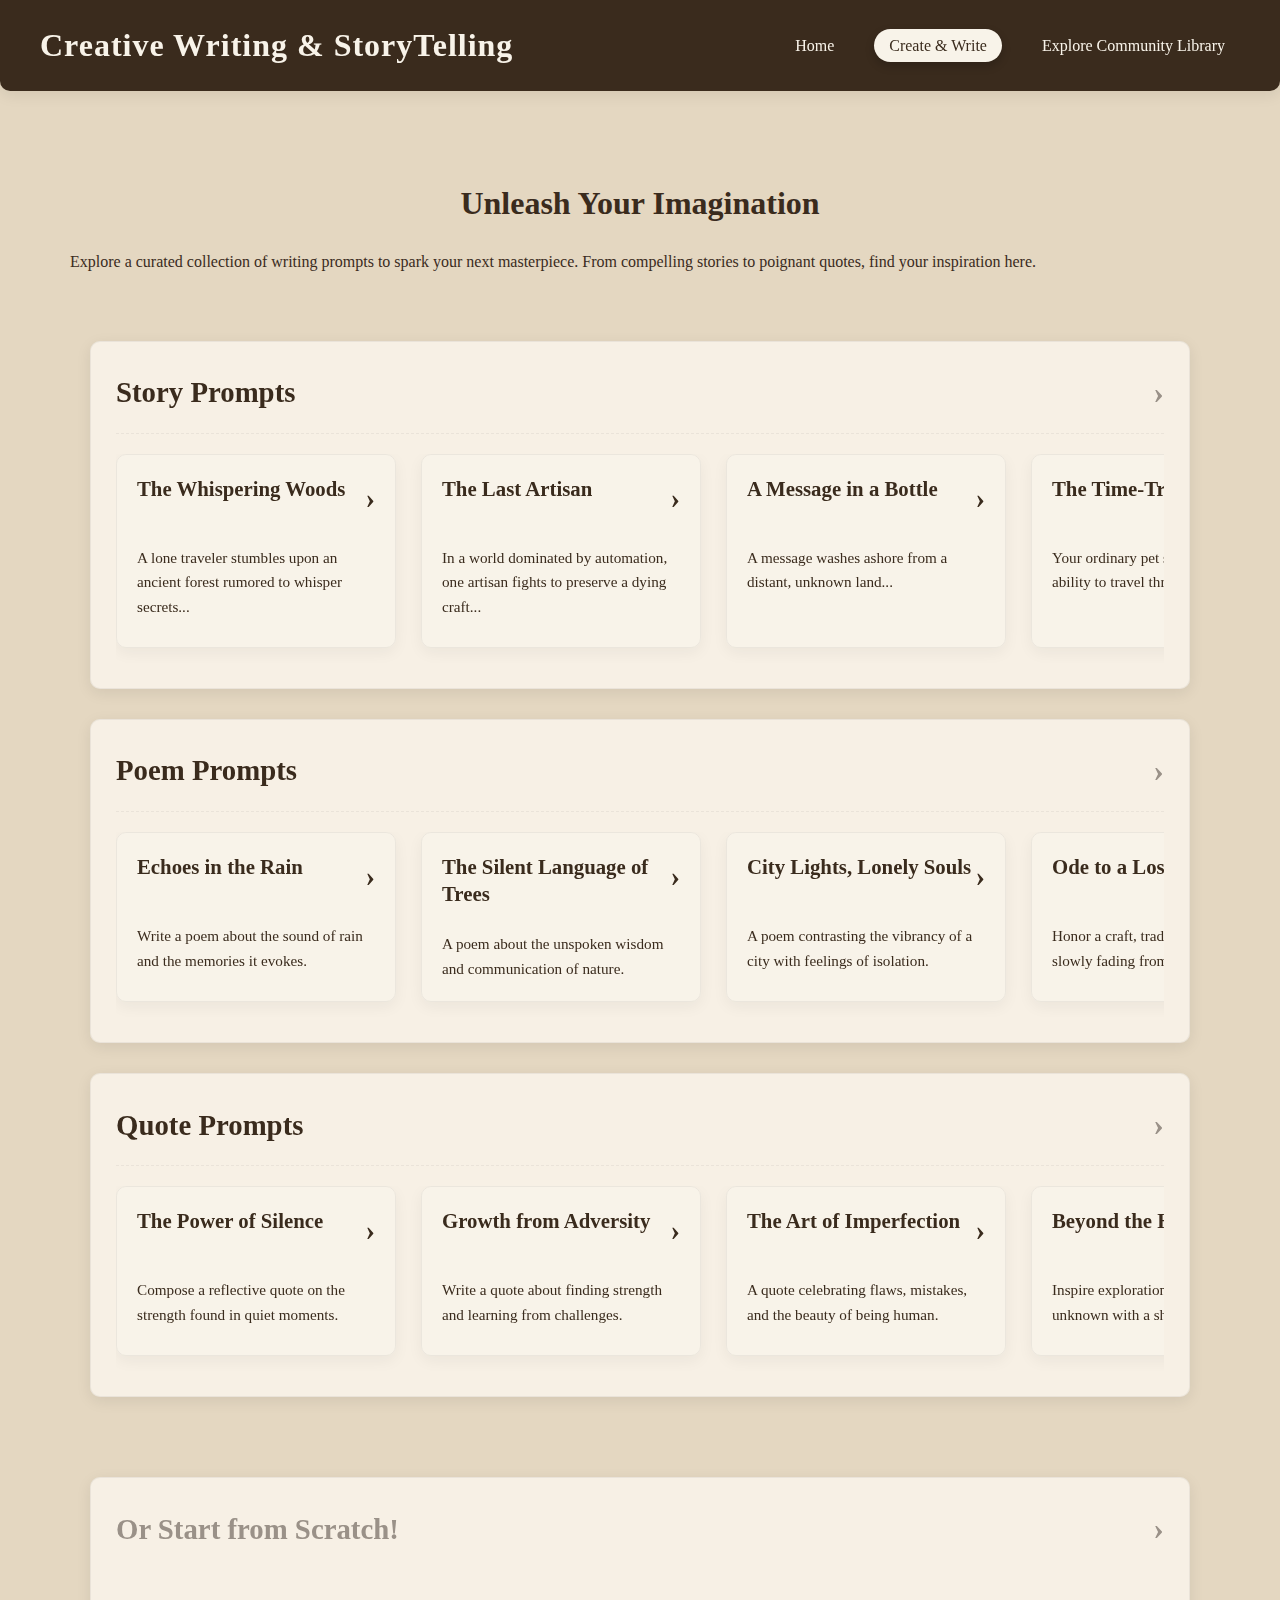
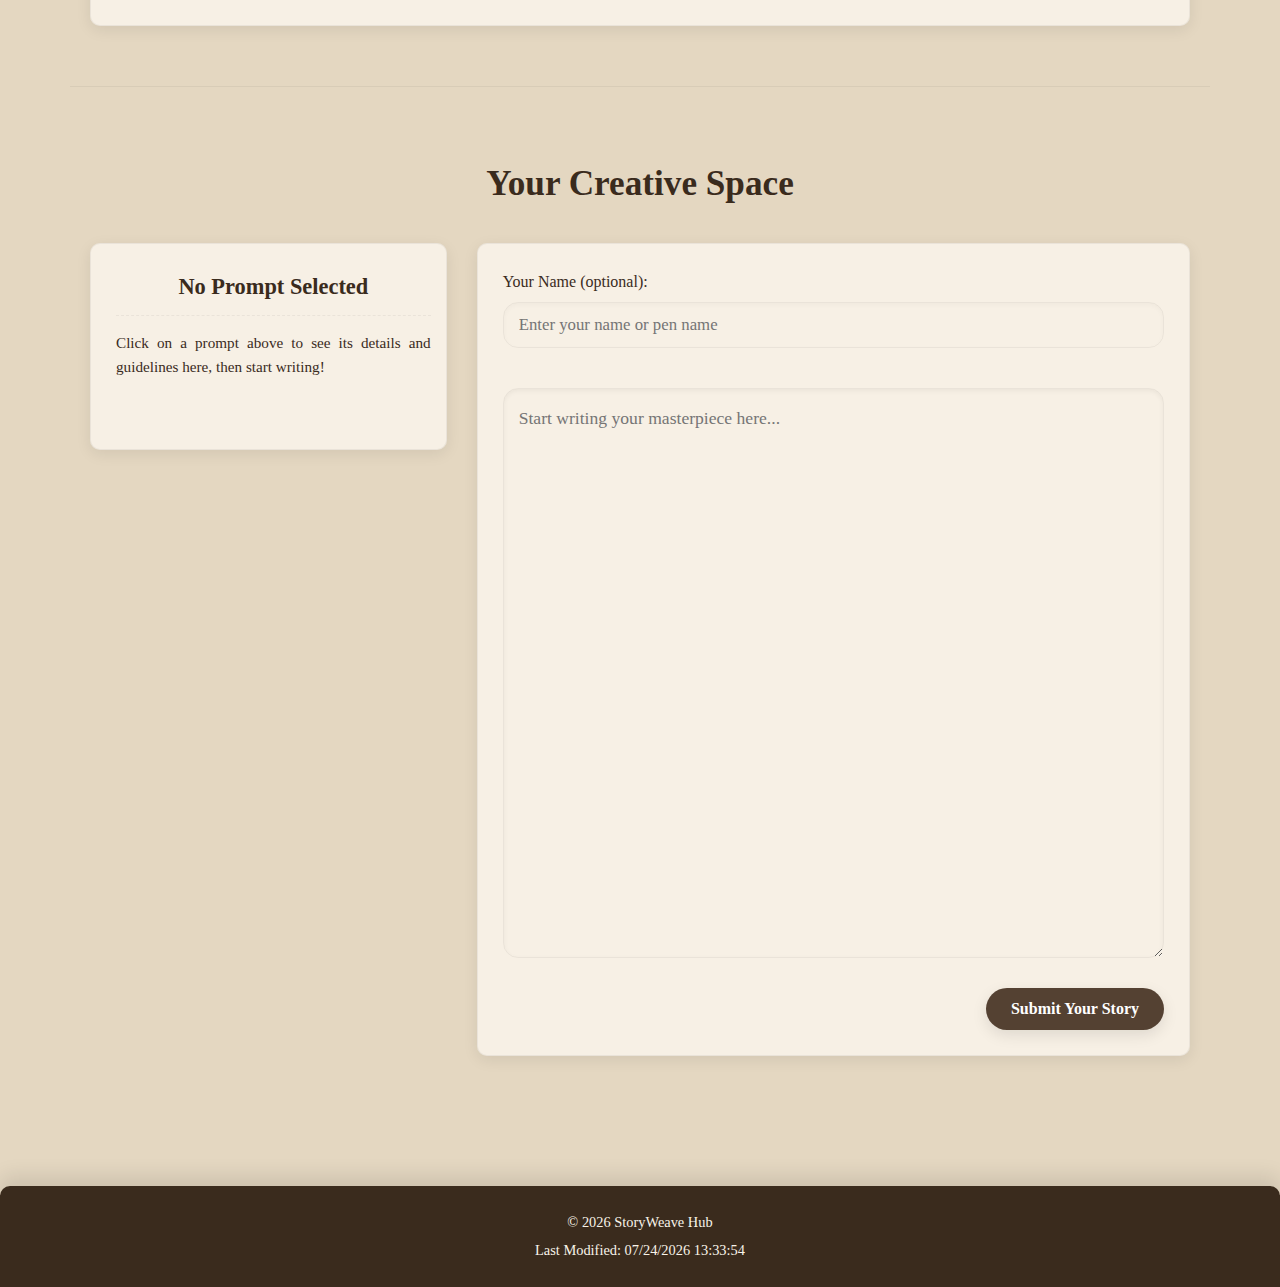
<file: project/writting.html>
<!DOCTYPE html>
<html lang="en">
<head>
    <meta charset="UTF-8">
    <meta name="viewport" content="width=device-width, initial-scale=1.0">
    <title>StoryWeave Hub - Create & Write</title>
    <meta name="description" content="Ignite your creativity with writing prompts for stories, poems, and quotes. Get inspired and start writing on StoryWeave Hub!">
    <meta name="author" content="Nathaniel Chigumbura">

    <meta property="og:title" content="StoryWeave Hub - Create & Write">
    <meta property="og:description" content="Discover, create, and share your unique narratives with a vibrant community of writers and poets.">
    <meta property="og:url" content="https://nchigumbura.github.io/wdd231/project/writting.html">
    <meta property="og:image" content="https://nchigumbura.github.io/wdd231/project/images/written.webp">
    <meta property="og:type" content="website">
    <meta property="og:locale" content="en_US">
    <meta property="og:site_name" content="StoryWeave Hub">

    <meta name="twitter:card" content="summary_large_image">
    <meta name="twitter:title" content="StoryWeave Hub - Create & Write">
    <meta name="twitter:description" content="Discover, create, and share your unique narratives with a vibrant community of writers and poets.">
    <meta name="twitter:image" content="https://nchigumbura.github.io/storyweavehub/images/twitter-image.webp">

    <link rel="icon" href="images/favicon.ico">

    <link rel="preconnect" href="https://fonts.googleapis.com">
    <link rel="preconnect" href="https://fonts.gstatic.com" crossorigin>
    <link href="https://fonts.googleapis.com/css2?family=Caveat:wght@400..700&family=Inter:wght@100..900&display=swap" rel="stylesheet">

    <link rel="stylesheet" href="styles/normalize.css">
    <link rel="stylesheet" href="styles/main.css">
    <link rel="stylesheet" href="styles/writting.css">
</head>
<body>
    <header>
        <div class="header-content">
            <h1 class="site-title">Creative Writing & StoryTelling</h1>
            <nav class="main-nav">
                <button class="hamburger-menu" aria-label="Toggle navigation">☰</button>
                <ul class="nav-links">
                    <li><a href="index.html">Home</a></li>
                    <li><a href="writting.html" class="active">Create & Write</a></li>
                    <li><a href="community.html">Explore Community Library</a></li>
                </ul>
            </nav>
        </div>
    </header>

    <main>
        <section class="welcome-section">
            <h2 class="welcome-message">Unleash Your Imagination</h2>
            <p class="tagline">Explore a curated collection of writing prompts to spark your next masterpiece. From compelling stories to poignant quotes, find your inspiration here.</p>
        </section>

        <section class="prompts-sections-container">
            <section class="prompts-section" id="story-prompts">
                <div class="section-header">
                    <h3 class="section-heading">Story Prompts</h3>
                    <span class="card-arrow more-prompts-arrow" data-category="stories">›</span>
                </div>
                <div class="prompt-grid-carousel" data-category="stories">
                </div>
            </section>

            <section class="prompts-section" id="poem-prompts">
                <div class="section-header">
                    <h3 class="section-heading">Poem Prompts</h3>
                    <span class="card-arrow more-prompts-arrow" data-category="poems">›</span>
                </div>
                <div class="prompt-grid-carousel" data-category="poems">
                </div>
            </section>

            <section class="prompts-section" id="quote-prompts">
                <div class="section-header">
                    <h3 class="section-heading">Quote Prompts</h3>
                    <span class="card-arrow more-prompts-arrow" data-category="quotes">›</span>
                </div>
                <div class="prompt-grid-carousel" data-category="quotes">
                </div>
            </section>
        </section>

        <section class="prompts-section" id="start-scratch-section">
            <div class="section-header">
                <h3 class="section-heading">Or Start from Scratch!</h3>
                <span class="card-arrow more-prompts-arrow" id="toggle-scratch-button">›</span>
            </div>
            <div class="scratch-options-container" id="scratch-options-container">
                <p>Don't need a prompt? Create your own story details here:</p>
                <div class="input-group">
                    <label for="scratchStoryTitle">Your Story Title:</label>
                    <input type="text" id="scratchStoryTitle" placeholder="e.g., The Whispering Woods">
                </div>
                <div class="input-group">
                    <label for="scratchStoryType">Story Type:</label>
                    <input type="text" id="scratchStoryType" placeholder="e.g., Fantasy, Sci-Fi, Romance">
                </div>
                <button class="cta-button" id="use-scratch-button">Use My Own Idea</button>
            </div>
        </section>


        <section id="writting-area-section">
            <h2 class="section-heading">Your Creative Space</h2>
            <div class="writting-area-grid">
                <div class="selected-prompt-card-on-page" id="selectedPromptDisplay">
                    <h4>No Prompt Selected</h4>
                    <p>Click on a prompt above to see its details and guidelines here, then start writing!</p>
                    <ul class="selected-prompt-guides">
                    </ul>
                </div>
                <div class="writting-pad-container">
                    <div class="name-input-container">
                        <label for="userNameInput">Your Name (optional):</label>
                        <input type="text" id="userNameInput" placeholder="Enter your name or pen name">
                    </div>

                    <textarea id="writtingTextarea" placeholder="Start writing your masterpiece here..." rows="18"></textarea>
                    <button class="cta-button" id="submitWrittingButton">Submit Your Story</button>
                </div>
            </div>
        </section>
    </main>

    <footer>
        <p>&copy; <span id="currentyear"></span> StoryWeave Hub</p>
        <p>Last Modified: <span id="lastmodified"></span></p>
    </footer>

    <div id="universalModal" class="modal">
        <div class="modal-content">
            <span class="close-button">&times;</span>
            <h3 id="modalTitle"></h3>
            <div class="modal-body-content" id="modalBody">
            </div>
            <div class="modal-buttons">
                <button class="modal-back-button">Back</button>
                <button id="select-prompt-button" class="modal-cta-button">Select Prompt</button>
            </div>
        </div>
    </div>

    <div id="thankYouModal" class="modal">
        <div class="modal-content">
            <span class="close-button">&times;</span>
            <div class="modal-body-content" id="thankYouContent">
            </div>
            <div class="modal-buttons">
                <button class="modal-cta-button" id="publish-story-button">Publish to Community</button>
                <button class="modal-secondary-button" id="edit-story-button">Edit Story</button>
                <button class="modal-back-button" id="do-not-publish-button">Do Not Publish</button>
            </div>
        </div>
    </div>

    <script src="scripts/utilities.js" defer></script>
    <script src="scripts/writting.js" defer></script>
</body>
</html>
</file>
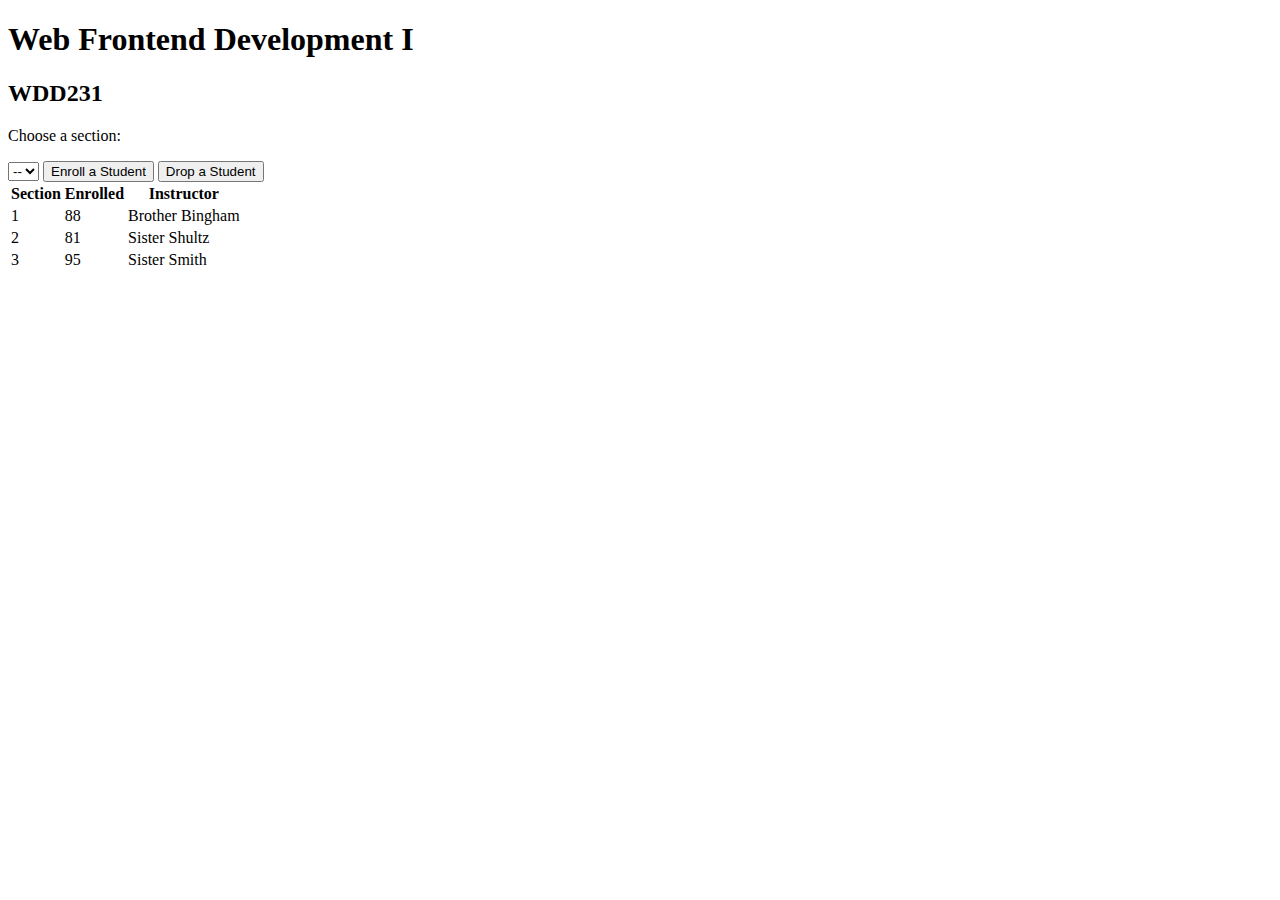
<file: week3/modules.html>
<!DOCTYPE html>
<html lang="en">
<head>
    <meta charset="UTF-8">
    <meta name="viewport" content="width=device-width, initial-scale=1.0">
    <title>Modules Example: Course and Sections</title>
    <link rel="stylesheet" href="modules.css">
</head>
<body>
  <main>
    <h1 id="courseName">Web Frontend Development I</h1>
    <h2 id="courseCode">WDD231</h2>

    <div id="enrollment">
      <p>Choose a section:</p>
      <select id="sectionNumber">
        <option value="0" disabled selected>--</option>
        <option value="1">1</option>
        <option value="2">2</option>
        <option value="3">3</option>
      </select>
      <button id="enrollStudent">Enroll a Student</button>
      <button id="dropStudent">Drop a Student</button>
    </div>

    <table>
      <thead>
        <tr>
          <th>Section</th>
          <th>Enrolled</th>
          <th>Instructor</th>
        </tr>
      </thead>
      <tbody id="sections">
        <tr>
          <td>1</td>
          <td>88</td>
          <td>Brother Bingham</td>
        </tr>
        <tr>
          <td>2</td>
          <td>81</td>
          <td>Sister Shultz</td>
        </tr>
        <tr>
          <td>3</td>
          <td>95</td>
          <td>Sister Smith</td>
        </tr>
      </tbody>
    </table>
  </main>
</body>

</html>
</file>
<file: startHere/startHere/styles/small.css>
*{box-sizing: border-box;}
html {
  -webkit-text-size-adjust: 100%; 
  -ms-text-size-adjust: 100%;
}

h1 {
  color: #3D405B;
}

form {
    margin: 1rem 2%;
  
    label {
      display: block;
      font-size: .8rem;
      color: purple;
      padding-top: .2rem;
    }
    h3 {
      font-size: .9rem;
      color: #E07A5F;
      margin: 1.5rem 0 .2rem 0;
      border-bottom: 1px solid #eee;
    }
  
    input[type=text],
    input[type=tel],
    input[type=date],
    input[type=email],
    select {
      display: block;
      margin: .1rem 0 1rem 0 ;
      padding: .3rem;
      border: 1px solid #999;
      border-radius: 4px;
      border-left-width: 5px;
      border-left-color:#555;
      font-size: 1rem;
      color: #3D405B;
      width: 250px;
    }
  
    input:required {border-left-color: #d70000;}
    input:focus {border-left-color: black; outline:none;}
    input:required:valid{border-left-color: green;}
  
    input[type=submit] {
      border: none;
      text-align: center;
      background-color: #3D405B;
      color: white;
      border-radius: 1rem;
      padding: .75rem 1.5rem;
      margin: 2rem 0;
      font-size: 1.2rem;
      -webkit-appearance: none;
      appearance: none;
    }
  }
  input:-webkit-autofill{
    -webkit-text-fill-color: #3D405B;
  }
  
  #results {
    background-color: #F4F1DE;
    padding: 0 1rem;
    border: 1px solid #E07A5F;
    border-radius: 6px;
  }
</file>
<file: startHere/startHere/styles/large.css>
@media only screen and (min-width: 38rem) {


} /*end media query*/
</file>
<file: chamber/styles/main.css>
*, *::before, *::after {
    box-sizing: border-box;
}

:root {
    --primary-color: #2A2D43;
    --secondary-color: #E09F3E;
    --background-color: #F5F7FA;
    --text-color: #222;
    --card-bg: rgba(255, 255, 255, 0.9);
    --border-radius: 12px;
    --transition-speed: 0.3s;
    --box-shadow: 0 4px 12px rgba(0, 0, 0, 0.2);
    --content-max-width: 1200px;
    --content-padding: 20px;
    --cta-hover-color: #b87c27;
    --cta-text-color: #000;
}

body {
    font-family: 'Poppins', sans-serif;
    background-color: var(--background-color);
    color: var(--text-color);
    margin: 0;
    padding: 0;
    min-height: 100vh;
    display: flex;
    flex-direction: column;
    overflow-x: hidden;
}

header {
    display: flex;
    justify-content: space-between;
    align-items: center;
    padding: 20px;
    background-color: var(--primary-color);
    color: white;
    position: relative;
    z-index: 10;
    width: 100%;
}

header img {
    border-radius: 50%; 
    width: 80px; 
    height: 80px;
    object-fit: cover; 
}

.hamburger {
    display: none;
    background: none;
    border: none;
    cursor: pointer;
    padding: 10px;
    z-index: 1001;
    transition: all 0.3s ease-in-out;
}

.hamburger .bar {
    display: block;
    width: 25px;
    height: 3px;
    background-color: white;
    margin: 5px auto;
    transition: all 0.3s ease-in-out;
}

.hamburger.active .bar:nth-child(2) { opacity: 0; }
.hamburger.active .bar:nth-child(1) { transform: translateY(8px) rotate(45deg); }
.hamburger.active .bar:nth-child(3) { transform: translateY(-8px) rotate(-45deg); }

.main-nav ul {
    list-style: none;
    margin: 0;
    padding: 0;
    display: flex;
    gap: 20px;
}

.main-nav ul li a {
    text-decoration: none;
    color: white;
    font-weight: bold;
    transition: all var(--transition-speed);
    display: block;
    padding: 10px;
}

.main-nav ul li a.active,
.main-nav ul li a:hover {
    color: var(--secondary-color);
    text-shadow: 0px 2px 8px rgba(255, 255, 255, 0.5);
}

.hero {
    display: flex;
    flex-direction: column;
    align-items: center;
    text-align: center;
    margin-top: 20px;
    padding: 0;
    width: calc(100% - (2 * var(--content-padding)));
    max-width: var(--content-max-width);
    margin-left: auto;
    margin-right: auto;
    position: relative;
    overflow: hidden;
    border-radius: var(--border-radius);
    box-shadow: var(--box-shadow);
}

.hero img {
    width: 100%;
    height: auto;
    max-height: 500px;
    object-fit: cover;
    display: block;
    border-radius: 0;
    box-shadow: none;
}

.hero-content {
    position: absolute;
    top: 0;
    left: 0;
    width: 100%;
    height: 100%;
    display: flex;
    flex-direction: column;
    justify-content: center;
    align-items: center;
    z-index: 2;
    padding: var(--content-padding);
    color: white;
    text-shadow: 2px 2px 4px rgba(0, 0, 0, 0.7);
    background-color: rgba(0, 0, 0, 0.3);
}

.hero h1 {
    margin-top: 0;
    margin-bottom: 20px;
    color: white;
    font-size: 2.5rem;
}

.cta-button {
    display: inline-block;
    background-color: var(--secondary-color);
    color: var(--cta-text-color);
    padding: 15px 30px;
    text-decoration: none;
    border-radius: var(--border-radius);
    font-weight: bold;
    transition: background-color var(--transition-speed), transform var(--transition-speed);
    position: static;
    transform: none;
    left: auto;
    bottom: auto;
    margin-top: 0;
    z-index: auto;
}

.cta-button:hover {
    background-color: var(--cta-hover-color);
    transform: translateY(-2px);
}

.main-grid {
    padding: var(--content-padding);
    margin: 20px auto;
    max-width: var(--content-max-width);
    flex-grow: 1;
    width: calc(100% - (2 * var(--content-padding)));
    display: grid;
    grid-template-columns: 1fr 1fr 1fr;
    gap: 20px;
    align-items: stretch;
}

section {
    padding: 20px;
    background-color: var(--card-bg);
    border-radius: var(--border-radius);
    box-shadow: var(--box-shadow);
    margin-bottom: 20px;
    border: 1px solid rgba(0,0,0,0.1);
}

.weather { grid-column: 1 / 2; text-align: center; }
.events { grid-column: 2 / 3; text-align: center; }
.spotlight { grid-column: 3 / 4; text-align: center; }


#weather-info p {
    font-size: 1rem;
    font-weight: normal;
    margin-bottom: 5px;
    color: var(--text-color);
}
#weather-info h3, #weather-info h4 {
    margin-bottom: 10px;
    color: var(--primary-color);
}
#weather-info h3 { margin-top: 0; }
#weather-info p:last-child { margin-bottom: 0; }

#event-list div {
    background-color: white;
    padding: 15px;
    margin: 10px auto;
    border-radius: var(--border-radius);
    box-shadow: 0 2px 8px rgba(0,0,0,0.1);
    max-width: 400px;
    color: var(--text-color);
}

#spotlight {
    display: flex;
    flex-direction: column;
    gap: 20px;
    padding: 0;
}

#spotlight .member-card {
    display: flex;
    flex-direction: column;
    align-items: center;
    text-align: center;
    padding: 15px;
    background-color: white;
    border-radius: var(--border-radius);
    box-shadow: 0 2px 8px rgba(0,0,0,0.1);
    transition: transform var(--transition-speed);
    flex: 1 1 100%;
    max-width: 100%;
    color: var(--text-color);
}

#spotlight .member-card:hover {
    transform: translateY(-5px);
}

#spotlight .member-card img {
    width: 100px;
    height: 100px;
    object-fit: cover;
    border-radius: 50%;
    margin-bottom: 10px;
    margin-right: 0;
}

#spotlight .member-card h3 {
    margin: 0 0 5px 0;
    color: var(--primary-color);
}

#spotlight .member-card p {
    font-size: 0.9rem;
    margin: 0;
    color: var(--text-color);
}

footer {
    display: flex;
    flex-direction: row;
    justify-content: space-between;
    align-items: center;
    padding: 20px;
    background-color: var(--primary-color);
    color: white;
    width: 100%;
    margin-top: auto;
    font-size: 0.9rem;
    text-align: left;
}

footer p {
    margin: 5px 0;
}

footer .footer-center {
    display: flex;
    gap: 15px;
    align-items: center;
}

.social-icon {
    width: 40px;
    height: 40px;
    border-radius: 50%;
    object-fit: cover;
}


@media (max-width: 767px) {
    .hamburger {
        display: block;
    }

    .main-nav {
        position: absolute;
        top: 100%;
        left: 0;
        width: 100%;
        height: auto;
        background-color: var(--primary-color);
        transform: translateX(-100%);
        transition: transform 0.3s ease-in-out;
        box-shadow: var(--box-shadow);
        z-index: 999;
        overflow-y: auto;
    }

    .main-nav.active {
        transform: translateX(0);
    }

    .main-nav ul {
        flex-direction: column;
        padding: 10px 0;
    }

    .main-nav ul li a {
        padding: 15px var(--content-padding);
        border-bottom: 1px solid rgba(255, 255, 255, 0.1);
    }

    .main-nav ul li:last-child a {
        border-bottom: none;
    }

    .main-grid {
        display: block;
        padding: var(--content-padding);
        width: calc(100% - (2 * var(--content-padding)));
    }

    section {
        margin-left: 0;
        margin-right: 0;
    }

    .hero h1 {
        font-size: 1.8rem;
    }

    .cta-button {
        padding: 10px 20px;
        font-size: 0.9em;
    }
}
</file>
<file: chamber/styles/discover.css>
.discover-main {
    padding: var(--content-padding);
    max-width: var(--content-max-width);
    margin: 20px auto;
}

.last-visit-message {
    background-color: var(--card-bg);
    padding: 15px 20px;
    border-radius: var(--border-radius);
    box-shadow: var(--box-shadow);
    text-align: center;
    margin-bottom: 30px;
    border: 1px solid rgba(0,0,0,0.1);
}

.last-visit-message p {
    margin: 0;
    font-size: 1.1em;
    font-weight: bold;
    color: var(--primary-color);
}

.places-grid-container h1 {
    text-align: center;
    margin-bottom: 20px;
    color: var(--primary-color);
    font-size: 2.5em;
}

.places-grid-container h2 {
    text-align: center;
    margin-bottom: 30px;
    color: var(--primary-color);
}

#places-grid {
    display: grid;
    gap: 20px;
    grid-template-columns: 1fr;
    grid-template-areas:
        "item1"
        "item2"
        "item3"
        "item4"
        "item5"
        "item6"
        "item7"
        "item8";
}

.place-card {
    background-color: var(--card-bg);
    border-radius: var(--border-radius);
    box-shadow: var(--box-shadow);
    padding: 20px;
    display: flex;
    flex-direction: column;
    align-items: center;
    text-align: center;
    transition: transform 0.3s ease-in-out;
}

.place-card:hover {
    transform: translateY(-5px);
}

.place-card h2 {
    margin-top: 0;
    margin-bottom: 10px;
    color: var(--primary-color);
    font-size: 1.4em;
    border-bottom: none;
    padding-bottom: 0;
}

.place-card figure {
    margin: 0;
    padding: 0;
    width: 100%;
    max-width: 300px;
    height: auto;
    overflow: hidden;
    border-radius: var(--border-radius);
    box-shadow: 0 2px 5px rgba(0,0,0,0.1);
}

.place-card figure img {
    width: 100%;
    height: 200px;
    object-fit: cover;
    display: block;
    border-radius: var(--border-radius);
    transition: transform 0.5s ease;
}

.place-card address {
    font-style: normal;
    margin: 10px 0;
    font-size: 0.9em;
    color: var(--text-color);
}

.place-card p {
    font-size: 0.95em;
    margin-bottom: 15px;
    color: var(--text-color);
    flex-grow: 1;
}

.place-card .cta-button {
    margin-top: auto;
}

.place-card:nth-child(1) { grid-area: item1; }
.place-card:nth-child(2) { grid-area: item2; }
.place-card:nth-child(3) { grid-area: item3; }
.place-card:nth-child(4) { grid-area: item4; }
.place-card:nth-child(5) { grid-area: item5; }
.place-card:nth-child(6) { grid-area: item6; }
.place-card:nth-child(7) { grid-area: item7; }
.place-card:nth-child(8) { grid-area: item8; }

@media (min-width: 641px) and (max-width: 1024px) {
    #places-grid {
        grid-template-columns: repeat(2, 1fr);
        grid-template-areas:
            "item1 item2"
            "item3 item4"
            "item5 item6"
            "item7 item8";
    }

    .place-card figure:hover img {
        transform: none;
    }
}

@media (min-width: 1025px) {
    #places-grid {
        grid-template-columns: repeat(3, 1fr);
        grid-template-areas:
            "item1 item2 item3"
            "item4 item5 item6"
            "item7 item8 .";
    }

    .place-card figure:hover img {
        transform: scale(1.08);
    }
}
</file>
<file: chamber/styles/join.css>
.join-main {
    padding: var(--content-padding);
    margin: 20px auto;
    max-width: var(--content-max-width);
    flex-grow: 1;
    width: calc(100% - (2 * var(--content-padding)));
}

.join-main h1 {
    text-align: center;
    color: var(--primary-color);
    margin-bottom: 30px;
}

.join-content-grid {
    display: grid;
    gap: 20px;
    align-items: start;
    grid-template-columns: 1fr;
}

.join-content-grid form {
    background-color: var(--card-bg);
    padding: 30px;
    border-radius: var(--border-radius);
    box-shadow: var(--box-shadow);
}

.join-content-grid form fieldset {
    border: 1px solid rgba(0, 0, 0, 0.1);
    border-radius: var(--border-radius);
    margin-bottom: 20px;
    padding: 20px;
}

.join-content-grid form legend {
    color: var(--primary-color);
    font-weight: bold;
    padding: 0 10px;
    background-color: var(--card-bg);
    border-radius: 5px;
}

.join-content-grid form label.top {
    display: block;
    margin-bottom: 15px;
    font-size: 0.9em;
    font-weight: bold;
    color: var(--primary-color);
}

.join-content-grid form label.top input[type="text"],
.join-content-grid form label.top input[type="email"],
.join-content-grid form label.top input[type="tel"],
.join-content-grid form textarea {
    display: block;
    width: 100%;
    padding: 10px;
    border: 1px solid rgba(0, 0, 0, 0.2);
    border-radius: 5px;
    margin-top: 5px;
    font-size: 1em;
    color: var(--text-color);
    background-color: white;
}

.join-content-grid form label.top input:required:valid {
    border-color: green;
}
.join-content-grid form label.top input:required:invalid {
    border-color: red;
}

.membership-level-radio label {
    display: block;
    margin-bottom: 10px;
    font-size: 0.9em;
    color: var(--text-color);
    cursor: pointer;
}

.membership-level-radio input[type="radio"] {
    margin-right: 8px;
    transform: scale(1.1);
    accent-color: var(--secondary-color);
}

.join-content-grid form .submit-button {
    display: block;
    width: 100%;
    padding: 15px 20px;
    background-color: var(--secondary-color);
    color: var(--cta-text-color);
    border: none;
    border-radius: var(--border-radius);
    font-size: 1.1em;
    font-weight: bold;
    cursor: pointer;
    transition: background-color var(--transition-speed);
}

.join-content-grid form .submit-button:hover {
    background-color: var(--cta-hover-color);
}

.membership-cards-container {
    padding-top: 20px;
    text-align: center;
}

.membership-cards-container h2 {
    color: var(--primary-color);
    margin-bottom: 25px;
}

.membership-card {
    background-color: var(--card-bg);
    padding: 20px;
    border-radius: var(--border-radius);
    box-shadow: 0 2px 8px rgba(0, 0, 0, 0.1);
    margin-bottom: 20px;
    transition: transform 0.5s ease-out, opacity 0.5s ease-out;
    opacity: 0;
    transform: translateY(20px);
    border: 1px solid rgba(0,0,0,0.1);
}

.membership-card.show {
    opacity: 1;
    transform: translateY(0);
}

.membership-card h3 {
    color: var(--primary-color);
    margin-top: 0;
    margin-bottom: 10px;
}

.membership-card p {
    font-size: 0.95em;
    line-height: 1.5;
    color: var(--text-color);
}

.membership-card .view-benefits-link {
    display: inline-block;
    background-color: var(--primary-color);
    color: white;
    padding: 8px 15px;
    border-radius: 5px;
    text-decoration: none;
    font-size: 0.9em;
    margin-top: 15px;
    transition: background-color var(--transition-speed);
}

.membership-card .view-benefits-link:hover {
    background-color: var(--secondary-color);
}

.membership-modal {
    border: 1px solid rgb(0 0 0 / 10%);
    border-radius: var(--border-radius);
    padding: 1.5rem;
    background-color: #fff;
    box-shadow: 0 0 3rem #777;
    width: 90%;
    max-width: 600px;
    color: var(--text-color);
}

.membership-modal::backdrop {
    background-color: rgb(0 0 0 / 50%);
}

.membership-modal .close-modal-button {
    position: absolute;
    top: 10px;
    right: 10px;
    padding: .5rem 1rem;
    border: none;
    background: none;
    cursor: pointer;
    font-size: 1.5em;
    color: #555;
    transition: color var(--transition-speed);
}

.membership-modal .close-modal-button:hover {
    color: var(--primary-color);
}

.membership-modal h3 {
    color: var(--primary-color);
    margin-top: 0;
    margin-bottom: 15px;
}

.membership-modal ul {
    list-style: disc inside;
    padding-left: 0;
    margin-bottom: 15px;
}

.membership-modal ul li {
    margin-bottom: 8px;
}

.thankyou-main {
    padding: var(--content-padding);
    margin: 20px auto;
    max-width: var(--content-max-width);
    flex-grow: 1;
    width: calc(100% - (2 * var(--content-padding)));
    text-align: center;
}

.thankyou-main h1 {
    color: var(--primary-color);
    margin-bottom: 20px;
}

.thankyou-main p {
    font-size: 1.1em;
    line-height: 1.6;
    margin-bottom: 20px;
    color: var(--text-color);
}

.submitted-data {
    background-color: var(--card-bg);
    padding: 30px;
    border-radius: var(--border-radius);
    box-shadow: var(--box-shadow);
    margin-top: 30px;
    text-align: left;
}

.submitted-data h2 {
    color: var(--primary-color);
    margin-top: 0;
    margin-bottom: 20px;
    text-align: center;
}

.submitted-data p {
    margin-bottom: 10px;
    font-size: 1em;
    color: var(--text-color);
}

.submitted-data p strong {
    color: var(--primary-color);
}

.return-home {
    margin-top: 30px;
    text-align: center;
}

.return-home a {
    display: inline-block;
    background-color: var(--secondary-color);
    color: var(--cta-text-color);
    padding: 12px 25px;
    border-radius: var(--border-radius);
    text-decoration: none;
    font-weight: bold;
    transition: background-color var(--transition-speed);
}

.return-home a:hover {
    background-color: var(--cta-hover-color);
}

@media (min-width: 768px) {
    .join-content-grid {
        grid-template-columns: 2fr 1fr;
    }

    .membership-cards-container {
        padding-top: 0;
    }

    .membership-card {
        margin-left: auto;
        margin-right: auto;
        max-width: 300px;
    }
}

@media (max-width: 767px) {
    .join-main {
        width: 100%;
        padding: 0 var(--content-padding);
    }
    .join-content-grid {
        padding: 0;
    }
    .join-content-grid form {
        padding: 20px;
    }
}
</file>
<file: project/styles/main.css>
html {
    box-sizing: border-box;
}
*, *::before, *::after {
    box-sizing: inherit;
}

:root {
    --warm-parchment-rgb: 228, 215, 193;
    --light-paper-rgb: 248, 243, 233;

    --deep-ink-brown-rgb: 58, 43, 29;

    --muted-sepia-rgb: 141, 108, 79;
    --dark-wood-rgb: 84, 65, 50;

    --muted-grey-brown-rgb: 154, 145, 136;

    --body-background: rgb(var(--warm-parchment-rgb));
    --card-background: rgba(var(--light-paper-rgb), 0.9);
    --primary-heading-color: rgb(var(--deep-ink-brown-rgb));
    --main-text-color: rgb(var(--deep-ink-brown-rgb));
    --light-paper-color: rgb(var(--light-paper-rgb));
    --accent-elements: rgb(var(--muted-sepia-rgb));
    --accent-rgb: var(--muted-sepia-rgb);
    --darker-accent-elements: rgb(var(--dark-wood-rgb));
    --soft-blue: rgb(var(--muted-grey-brown-rgb));
    --soft-blue-rgb: var(--muted-grey-brown-rgb);
    --modal-background: rgba(var(--light-paper-rgb), 0.95);
    --dark-grey: rgb(var(--dark-wood-rgb));

    --border-radius-main: 10px;
    --border-radius-button: 25px;
    --transition-duration: 0.3s;
    --max-width-content: 1200px;
    --header-height: 80px;

    --shadow-rgb: 0, 0, 0;
    --shadow-soft: 0px 4px 15px rgba(var(--shadow-rgb), 0.08);
    --shadow-hover: 0px 8px 25px rgba(var(--shadow-rgb), 0.12);
    --glass-blur: 8px;
    --glass-white: rgba(var(--light-paper-rgb), 0.7);
    --glass-border: rgba(var(--shadow-rgb), 0.05);
    --subtle-divider: rgba(var(--shadow-rgb), 0.05);
}

:root {
    --heading-font: 'Playfair Display', serif;
    --body-font: 'EB Garamond', serif;
    --special-font: 'Playfair Display', serif;
}

body {
    font-family: var(--body-font);
    background-color: var(--body-background);
    color: var(--main-text-color);
    margin: 0;
    line-height: 1.6;
    -webkit-font-smoothing: antialiased;
    -moz-osx-font-smoothing: grayscale;
    display: flex;
    flex-direction: column;
    min-height: 100vh;
}

header {
    background-color: var(--primary-heading-color);
    color: var(--light-paper-color);
    padding: 20px 40px;
    text-align: center;
    box-shadow: var(--shadow-soft);
    border-radius: 0 0 var(--border-radius-main) var(--border-radius-main);
    position: sticky;
    top: 0;
    z-index: 1000;
    transition: all var(--transition-duration) ease-in-out;
}

.header-content {
    display: flex;
    justify-content: space-between;
    align-items: center;
    max-width: 1200px;
    margin: 0 auto;
}

.site-title {
    font-family: var(--body-font);
    margin: 0;
    font-size: 2em;
    letter-spacing: 1px;
    color: var(--light-paper-color);
}

.main-nav {
    display: flex;
    align-items: center;
}

.nav-links {
    list-style: none;
    margin: 0;
    padding: 0;
    display: flex;
    gap: 25px;
}

.nav-links a {
    color: var(--light-paper-color);
    text-decoration: none;
    font-weight: 500;
    padding: 8px 15px;
    border-radius: var(--border-radius-button);
    transition: background-color var(--transition-duration) ease-in-out, color var(--transition-duration) ease-in-out;
}

.nav-links a:hover,
.nav-links a.active {
    background-color: var(--light-paper-color);
    color: var(--primary-heading-color);
    box-shadow: 0 4px 10px rgba(var(--shadow-rgb), 0.2);
}

.hamburger-menu {
    display: none;
    background: none;
    border: none;
    font-size: 2.2em;
    color: var(--light-paper-color);
    cursor: pointer;
    padding: 5px;
    z-index: 1001;
    transition: transform var(--transition-duration) ease-in-out, color var(--transition-duration) ease-in-out;
}

.hamburger-menu:hover {
    color: var(--soft-blue);
    transform: scale(1.1);
}

main {
    flex-grow: 1;
    max-width: 1200px;
    margin: 30px auto;
    padding: 30px;
    display: flex;
    flex-direction: column;
    gap: 30px;
}

h2 {
    font-family: var(--body-font);
    color: var(--primary-heading-color);
    font-size: 2em;
    margin-bottom: 20px;
    text-align: center;
}

.base-card {
    background: var(--card-background);
    border-radius: var(--border-radius-main);
    box-shadow: var(--shadow-soft);
    border: 1px solid var(--glass-border);
    transition: transform var(--transition-duration) ease-in-out, box-shadow var(--transition-duration) ease-in-out;
    backdrop-filter: blur(var(--glass-blur));
    cursor: pointer;
}

.base-card:hover {
    transform: translateY(-5px);
    box-shadow: var(--shadow-hover);
}

.card {
    padding: 25px;
    text-align: center;
    display: flex;
    flex-direction: column;
    justify-content: center;
    align-items: center;
}

.card-title {
    font-family: var(--body-font);
    color: var(--primary-heading-color);
    font-size: 1.5em;
    margin-top: 15px;
    margin-bottom: 10px;
}

.card-preview {
    color: var(--main-text-color);
    font-size: 0.95em;
    line-height: 1.5;
    margin-bottom: 10px;
}

.card-author {
    font-family: var(--special-font);
    color: var(--primary-heading-color);
    font-size: 1.1em;
    margin-top: auto;
}

.card-icon img {
    width: 35px;
    height: 35px;
    border-radius: var(--border-radius-main);
    transition: filter var(--transition-duration) ease-in-out;
}

.cta-button,
.modal-cta-button,
.modal-secondary-button,
.modal-back-button {
    display: inline-block;
    color: white;
    padding: 12px 25px;
    text-decoration: none;
    border: none;
    border-radius: var(--border-radius-button);
    font-weight: 600;
    transition: background-color var(--transition-duration) ease-in-out, transform var(--transition-duration) ease-in-out, box-shadow var(--transition-duration) ease-in-out;
    box-shadow: 0 5px 15px rgba(var(--shadow-rgb), 0.1);
    cursor: pointer;
}

.cta-button:hover,
.modal-cta-button:hover,
.modal-secondary-button:hover {
    background-color: var(--primary-heading-color);
    transform: translateY(-2px);
    box-shadow: 0 7px 20px rgba(var(--shadow-rgb), 0.15);
}

.cta-button {
    background-color: rgb(var(--dark-wood-rgb));
    margin-top: 20px;
}

.modal-cta-button,
.modal-secondary-button {
    background-color: rgb(var(--dark-wood-rgb));
    min-width: 120px;
}

.modal-back-button {
    background-color: var(--dark-grey);
    min-width: 120px;
}

.modal-back-button:hover {
    background-color: var(--soft-blue);
    transform: translateY(-2px);
    box-shadow: 0 6px 15px rgba(var(--shadow-rgb), 0.15);
}


footer {
    background-color: var(--primary-heading-color);
    color: var(--light-paper-color);
    text-align: center;
    padding: 20px;
    border-radius: var(--border-radius-main) var(--border-radius-main) 0 0;
    margin-top: 30px;
    box-shadow: 0px -10px 20px rgba(var(--shadow-rgb), 0.1);
}

footer p {
    margin: 5px 0;
    font-size: 0.9em;
}

.modal {
    display: none;
    position: fixed;
    z-index: 2000;
    left: 0;
    top: 0;
    width: 100%;
    height: 100%;
    overflow: hidden;
    background-color: rgba(var(--shadow-rgb), 0.4);
    backdrop-filter: blur(var(--glass-blur));
    align-items: center;
    justify-content: center;
    opacity: 0;
    transition: opacity var(--transition-duration) ease-in-out;
}

.modal.active {
    display: flex;
    opacity: 1;
}

.modal-content {
    background: var(--modal-background);
    border-radius: var(--border-radius-main);
    padding: 30px;
    margin: 20px;
    max-width: 1000px;
    width: 95%;
    box-shadow: var(--shadow-hover);
    position: relative;
    transform: translateY(20px);
    opacity: 0;
    transition: transform var(--transition-duration) ease-in-out, opacity var(--transition-duration) ease-in-out;
    backdrop-filter: blur(var(--glass-blur));
    border: 1px solid var(--glass-border);
    max-height: calc(100vh - 80px);
    display: flex;
    flex-direction: column;
}

.modal.active .modal-content {
    transform: translateY(0);
    opacity: 1;
}

.close-button {
    color: var(--main-text-color);
    font-size: 3em;
    font-weight: 500;
    position: absolute;
    top: 15px;
    right: 25px;
    cursor: pointer;
    transition: color var(--transition-duration) ease-in-out, transform var(--transition-duration) ease-in-out;
    line-height: 0.5;
}

.close-button:hover {
    color: var(--accent-elements);
    transform: rotate(90deg);
}

.modal-buttons {
    display: flex;
    justify-content: center;
    gap: 15px;
    margin-top: 25px;
    flex-shrink: 0;
}

.modal-body-content {
    flex-grow: 1;
    overflow-y: auto;
    padding: 30px 10px 30px 30px;
    font-size: 1.05em;
    color: var(--main-text-color);
    word-break: break-word;
}

.modal-body-content::-webkit-scrollbar {
    width: 8px;
}

.modal-body-content::-webkit-scrollbar-thumb {
    background-color: var(--subtle-divider);
    border-radius: 10px;
}

.modal-body-content::-webkit-scrollbar-track {
    background: transparent;
}

.modal-card-grid {
    display: grid;
    grid-template-columns: repeat(3, 1fr);
    gap: 30px;
}

.modal-card {
    background: rgba(var(--light-paper-rgb), 0.9);
    border-radius: var(--border-radius-main);
    padding: 25px;
    text-align: left;
    box-shadow: 0px 5px 15px rgba(var(--shadow-rgb), 0.05);
    backdrop-filter: blur(calc(var(--glass-blur) / 2));
    border: 1px solid var(--glass-border);
    transition: transform var(--transition-duration) ease-in-out, box-shadow var(--transition-duration) ease-in-out;
    display: flex;
    flex-direction: column;
    justify-content: space-between;
    height: 100%;
    overflow: hidden;
}

.modal-card:hover {
    transform: translateY(-3px);
    box-shadow: 0px 8px 20px rgba(var(--shadow-rgb), 0.1);
}

.modal-card h4 {
    font-family: var(--body-font);
    color: var(--primary-heading-color);
    margin: 0 0 15px 0;
    font-size: 1.2em;
    width: 100%;
}

.modal-card p {
    font-size: 0.95em;
    margin: 0 0 12px 0;
    line-height: 1.5;
    width: 100%;
    flex-grow: 1;
    word-break: break-word;
}

.modal-card .author-name {
    font-family: var(--special-font);
    color: var(--primary-heading-color);
    font-size: 1.05em;
    margin-top: 15px;
    width: 100%;
}

.modal-card ul {
    list-style: none;
    padding: 0;
    margin: 0;
    font-size: 0.9em;
    line-height: 1.6;
    width: 100%;
    flex-grow: 1;
}

.modal-card ul li {
    margin-bottom: 8px;
    position: relative;
    padding-left: 15px;
    word-break: break-word;
}

.modal-card ul li::before {
    content: '•';
    color: var(--primary-heading-color);
    position: absolute;
    left: 0;
    top: 0;
}

.modal-item-card .author-image {
    width: 90px;
    height: 90px;
    object-fit: cover;
    border-radius: var(--border-radius-main);
    border: 3px solid var(--soft-blue);
    box-shadow: 0 3px 6px rgba(var(--shadow-rgb), 0.15);
    margin-bottom: 10px;
}

.card-arrow {
    font-size: 2em;
    font-weight: bold;
    color: var(--accent-elements);
    cursor: pointer;
    transition: transform var(--transition-duration) ease-in-out, color var(--transition-duration) ease-in-out;
    display: inline-block;
}

.card-arrow:hover {
    color: var(--primary-heading-color);
}

@media (max-width: 980px) {
    .modal-card-grid {
        grid-template-columns: repeat(2, 1fr);
    }
}

@media (max-width: 768px) {
    header {
        padding: 15px 20px;
        border-radius: 0 0 15px 15px;
    }

    .site-title {
        font-size: 1.6em;
    }

    .main-nav .nav-links {
        display: none;
        flex-direction: column;
        width: 100%;
        position: absolute;
        top: 60px;
        left: 0;
        background-color: var(--primary-heading-color);
        border-radius: 0 0 15px 15px;
        box-shadow: 0 5px 10px rgba(var(--shadow-rgb), 0.1);
        padding: 15px 0;
        transition: all 0.3s ease-in-out;
    }

    .main-nav .nav-links.active {
        display: flex;
    }

    .nav-links li {
        text-align: center;
        margin: 10px 0;
    }

    .nav-links a {
        padding: 10px 20px;
        font-size: 1.1em;
        width: calc(100% - 40px);
        margin: 0 auto;
    }

    .hamburger-menu {
        display: block;
    }

    main {
        padding: 20px;
        margin: 20px auto;
        gap: 20px;
    }

    h2 {
        font-size: 1.8em;
    }

    .card {
        padding: 20px;
        border-radius: 15px;
    }

    .card-title {
        font-size: 1.3em;
    }

    .card-preview {
        font-size: 0.9em;
    }

    .card-icon img {
        width: 30px;
        height: 30px;
    }

    .modal-content {
        padding: 25px;
        border-radius: 18px;
        margin: 15px;
        max-height: calc(100vh - 60px);
    }

    .close-button {
        font-size: 2.8em;
        top: 10px;
        right: 20px;
    }

    .modal-body-content {
        padding: 20px 10px 20px 20px;
        font-size: 1em;
    }

    .modal-card-grid {
        grid-template-columns: repeat(1, 1fr);
        gap: 20px;
    }

    .modal-card {
        padding: 20px;
        border-radius: 12px;
    }

    .modal-card h4 {
        font-size: 1.15em;
        margin-bottom: 10px;
    }

    .modal-card p,
    .modal-card ul li {
        font-size: 0.85em;
    }
}

@media (max-width: 650px) {
    body {
        font-size: 0.9em;
    }

    header {
        padding: 10px 15px;
    }

    .site-title {
        font-size: 1.4em;
    }

    .hamburger-menu {
        font-size: 2em;
    }

    main {
        padding: 15px;
        margin: 15px auto;
        gap: 15px;
    }

    h2 {
        font-size: 1.6em;
        margin-bottom: 15px;
    }

    .card {
        padding: 15px;
        border-radius: 15px;
    }

    .card-title {
        font-size: 1.2em;
        margin-top: 10px;
    }

    .card-preview {
        font-size: 0.85em;
    }

    .cta-button {
        padding: 10px 20px;
        font-size: 0.9em;
        margin-top: 15px;
    }

    footer {
        padding: 15px;
    }
    footer p {
        font-size: 0.8em;
    }

    .modal-content {
        width: 95%;
        padding: 20px;
        border-radius: 15px;
        margin: 10px;
        max-height: calc(100vh - 40px);
    }

    .close-button {
        font-size: 2.5em;
        top: 10px;
        right: 15px;
    }

    .modal-buttons {
        flex-direction: column;
        gap: 10px;
        margin-top: 20px;
    }

    .modal-cta-button,
    .modal-secondary-button,
    .modal-back-button {
        width: 100%;
        max-width: 250px;
        font-size: 1em;
        padding: 10px 15px;
    }

    .modal-body-content {
        padding: 15px 5px 15px 15px;
        font-size: 0.95em;
    }

    .modal-card {
        padding: 15px;
    }
    .modal-card h4 {
        font-size: 1.05em;
    }
    .modal-card p,
    .modal-card ul li {
        font-size: 0.75em;
    }
}

@media (max-width: 480px) {
    header {
        padding: 10px;
    }
    .site-title {
        font-size: 1.2em;
    }
    .hamburger-menu {
        font-size: 1.8em;
    }
    main {
        padding: 10px;
        margin: 10px auto;
        gap: 10px;
    }
    h2 {
        font-size: 1.4em;
    }
    .card {
        padding: 10px;
        border-radius: 12px;
    }
    .card-title {
        font-size: 1.1em;
    }
    .card-preview {
        font-size: 0.8em;
    }
    .cta-button {
        padding: 8px 15px;
        font-size: 0.85em;
    }
    footer {
        padding: 10px;
    }
    footer p {
        font-size: 0.75em;
    }

    .modal-content {
        padding: 15px;
        border-radius: 12px;
        margin: 5px;
        max-height: calc(100vh - 20px);
    }
    .close-button {
        font-size: 2em;
        top: 8px;
        right: 12px;
    }
    .modal-buttons {
        gap: 8px;
        margin-top: 15px;
    }
    .modal-cta-button,
    .modal-secondary-button,
    .modal-back-button {
        font-size: 0.9em;
        padding: 8px 12px;
    }
    .modal-body-content {
        padding: 10px 5px 10px 10px;
        font-size: 0.9em;
    }
    .modal-card {
        padding: 10px;
    }
    .modal-card h4 {
        font-size: 1em;
    }
    .modal-card p,
    .modal-card ul li {
        font-size: 0.7em;
    }
}
</file>
<file: project/styles/community.css>
#community-stories-section {
    padding: 40px 20px;
    background-color: var(--background-light);
}

#community-stories-section .section-heading {
    text-align: center;
    margin-bottom: 40px;
    font-size: 2.2em;
    color: var(--primary-heading-color);
}

.story-grid {
    display: grid;
    grid-template-columns: repeat(auto-fit, minmax(300px, 1fr));
    gap: 30px;
    max-width: 1200px;
    margin: 0 auto;
}

.story-card {
    background-color: var(--card-background);
    border-radius: var(--border-radius-main);
    box-shadow: var(--shadow-soft);
    backdrop-filter: blur(var(--glass-blur));
    border: 1px solid var(--glass-border);
    padding: 25px;
    display: flex;
    flex-direction: column;
    overflow: hidden;
    transition: transform var(--transition-duration) ease-in-out, box-shadow var(--transition-duration) ease-in-out;
}

.story-card:hover {
    transform: translateY(-5px);
    box-shadow: 0 10px 25px rgba(0, 0, 0, 0.15);
}

.story-card-header {
    display: flex;
    justify-content: space-between;
    align-items: center;
    margin-bottom: 15px;
    padding-bottom: 10px;
    border-bottom: 1px dashed var(--subtle-divider);
}

.story-card h4 {
    font-family: var(--body-font);
    font-size: 1.5em;
    color: var(--primary-heading-color);
    margin: 0;
    line-height: 1.3;
}

.story-card .story-type {
    background-color: var(--soft-blue);
    color: white;
    padding: 5px 12px;
    border-radius: 20px;
    font-size: 0.85em;
    font-weight: 600;
    white-space: nowrap;
}

.story-card .story-author,
.story-card .story-prompt {
    font-size: 0.95em;
    color: var(--dark-text-grey);
    margin-bottom: 8px;
    line-height: 1.4;
}

.story-card .story-content-preview {
    font-size: 1em;
    line-height: 1.6;
    color: var(--main-text-color);
    margin-bottom: 15px;
    overflow: hidden;
    display: -webkit-box;
    -webkit-line-clamp: 5;
    -webkit-box-orient: vertical;
    text-overflow: ellipsis;
    flex-grow: 1;
}

.story-card .story-timestamp {
    font-size: 0.8em;
    color: var(--subtle-text);
    text-align: right;
    margin-top: auto;
}

/* Modal for full story view */
.full-story-modal-content {
    max-width: 800px;
    width: 90%;
    padding: 30px;
}

.full-story-modal-content h3 {
    font-family: var(--body-font);
    color: var(--primary-heading-color);
    margin-top: 0;
    margin-bottom: 20px;
    font-size: 2.2em;
    text-align: center;
}

.full-story-modal-content p {
    font-size: 1.1em;
    line-height: 1.8;
    color: var(--main-text-color);
    margin-bottom: 15px;
    text-align: justify;
}

.full-story-modal-content .modal-story-meta {
    font-size: 0.9em;
    color: var(--dark-text-grey);
    text-align: center;
    margin-top: 20px;
    border-top: 1px dashed var(--subtle-divider);
    padding-top: 15px;
}

.full-story-modal-content .modal-story-meta strong {
    color: var(--primary-heading-color);
}

@media (max-width: 768px) {
    .story-grid {
        grid-template-columns: repeat(auto-fit, minmax(280px, 1fr));
        gap: 20px;
    }
    #community-stories-section .section-heading {
        font-size: 1.8em;
    }
    .story-card {
        padding: 20px;
    }
    .story-card h4 {
        font-size: 1.3em;
    }
    .full-story-modal-content h3 {
        font-size: 1.8em;
    }
    .full-story-modal-content p {
        font-size: 1em;
    }
}

@media (max-width: 480px) {
    .story-grid {
        grid-template-columns: 1fr;
    }
    #community-stories-section {
        padding: 20px 15px;
    }
    .story-card {
        max-width: 100%;
        margin-left: auto;
        margin-right: auto;
    }
    .full-story-modal-content {
        padding: 20px;
    }
    .full-story-modal-content h3 {
        font-size: 1.5em;
    }
    .full-story-modal-content p {
        font-size: 0.9em;
    }
}
</file>
<file: project/styles/writting.css>
.prompts-sections-container {
    display: flex;
    flex-direction: column;
    gap: 30px;
    padding: 20px;
}

.prompts-section {
    background-color: var(--card-background);
    border-radius: var(--border-radius-main);
    box-shadow: var(--shadow-soft);
    backdrop-filter: blur(calc(var(--glass-blur) / 2));
    border: 1px solid var(--glass-border);
    padding: 25px;
}

.section-header {
    display: flex;
    justify-content: space-between;
    align-items: center;
    margin-bottom: 20px;
    padding-bottom: 15px;
    border-bottom: 1px dashed var(--subtle-divider);
}

.section-header .section-heading {
    margin: 0;
    font-family: var(--body-font);
    color: var(--primary-heading-color);
    font-size: 1.8em;
    text-align: left;
}

.card-arrow {
    font-size: 2em;
    color: var(--soft-blue);
    cursor: pointer;
    transition: transform var(--transition-duration) ease-in-out;
}

.card-arrow:hover {
    transform: translateX(5px);
}

.prompt-grid-carousel {
    display: grid;
    grid-auto-flow: column;
    grid-auto-columns: minmax(280px, 1fr);
    gap: 25px;
    overflow-x: auto;
    padding-bottom: 15px;
    scroll-snap-type: x mandatory;
    transition: all var(--transition-duration) ease-in-out;
    scrollbar-width: thin;
    scrollbar-color: var(--subtle-divider) transparent;
}

.prompt-grid-carousel::-webkit-scrollbar {
    height: 8px;
}

.prompt-grid-carousel::-webkit-scrollbar-thumb {
    background-color: var(--subtle-divider);
    border-radius: 10px;
}

.prompt-grid-carousel::-webkit-scrollbar-track {
    background: transparent;
}

.prompt-grid-carousel.expanded {
    grid-auto-flow: row;
    grid-template-columns: repeat(4, 1fr);
    overflow-x: hidden;
    scroll-snap-type: none;
    padding-bottom: 0;
}

.prompt-card {
    background: var(--light-grey-background);
    border-radius: var(--border-radius-main);
    box-shadow: 0px 5px 15px rgba(0, 0, 0, 0.05);
    padding: 20px;
    display: flex;
    flex-direction: column;
    text-align: left;
    transition: transform var(--transition-duration) ease-in-out, box-shadow var(--transition-duration) ease-in-out, background-color var(--transition-duration) ease-in-out;
    backdrop-filter: blur(calc(var(--glass-blur) / 2));
    border: 1px solid var(--glass-border);
    cursor: pointer;
    overflow: hidden;
    scroll-snap-align: start;
}

.prompt-card:hover {
    transform: translateY(-3px);
    box-shadow: 0px 8px 20px rgba(0, 0, 0, 0.1);
    background-color: rgba(255, 255, 255, 0.95);
}

.prompt-card .card-top-row {
    display: flex;
    justify-content: space-between;
    align-items: flex-start;
    margin-bottom: 10px;
}

.prompt-card .prompt-title {
    font-family: var(--body-font);
    font-size: 1.3em;
    color: var(--primary-heading-color);
    margin: 0;
    line-height: 1.3;
    flex-grow: 1;
    text-align: left;
}

.prompt-card .card-arrow {
    font-size: 1.8em;
    color: var(--main-text-color);
    flex-shrink: 0;
}

.prompt-card .prompt-excerpt {
    font-size: 0.95em;
    color: var(--dark-text-grey);
    flex-grow: 1;
    display: -webkit-box;
    -webkit-line-clamp: 3;
    -webkit-box-orient: vertical;
    overflow: hidden;
    text-overflow: ellipsis;
    margin-bottom: 0;
    text-align: left;
}

#universalModal .modal-content {
    max-width: 700px;
    width: 90%;
    padding: 30px;
}

#universalModal #modalTitle {
    font-family: var(--body-font);
    color: var(--primary-heading-color);
    margin-top: 0;
    margin-bottom: 20px;
    font-size: 2em;
    text-align: center;
}

.modal-full-prompt .full-prompt-text {
    font-size: 1.1em;
    line-height: 1.8;
    color: var(--dark-text-grey);
    margin-bottom: 25px;
    text-align: justify;
}

.modal-full-prompt h4 {
    font-family: var(--body-font);
    color: var(--primary-heading-color);
    font-size: 1.3em;
    margin-bottom: 15px;
    border-bottom: 1px dashed var(--subtle-divider);
    padding-bottom: 5px;
}

.modal-full-prompt .prompt-guides {
    list-style: none;
    padding: 0;
    margin: 0;
    font-size: 1em;
    line-height: 1.6;
    color: var(--main-text-color);
}

.modal-full-prompt .prompt-guides li {
    margin-bottom: 10px;
    position: relative;
    padding-left: 25px;
}

.modal-full-prompt .prompt-guides li::before {
    content: '\2022';
    color: var(--accent-elements);
    font-weight: bold;
    position: absolute;
    left: 0;
    top: 0;
}

#start-scratch-section {
    background-color: var(--card-background);
    border-radius: var(--border-radius-main);
    box-shadow: var(--shadow-soft);
    backdrop-filter: blur(calc(var(--glass-blur) / 2));
    border: 1px solid var(--glass-border);
    padding: 25px;
    margin: 30px 20px;
}

#start-scratch-section .section-header {
    margin-bottom: 0;
    border-bottom: none;
}

#start-scratch-section .section-heading {
    color: var(--soft-blue);
}

#toggle-scratch-button {
    color: var(--soft-blue);
}

.scratch-options-container {
    max-height: 0;
    overflow: hidden;
    transition: max-height 0.5s ease-out, padding 0.5s ease-out, opacity 0.3s ease-out;
    opacity: 0;
    padding-top: 0;
    margin-top: 15px;
    border-top: 1px dashed var(--subtle-divider);
    padding-top: 15px;
    display: flex;
    flex-direction: column;
    gap: 15px;
}

.scratch-options-container.expanded {
    max-height: 300px;
    opacity: 1;
    padding-top: 15px;
}

.scratch-options-container p {
    font-size: 0.95em;
    color: var(--dark-text-grey);
    margin-bottom: 5px;
}

.scratch-options-container .input-group {
    display: flex;
    flex-direction: column;
    gap: 8px;
}

.scratch-options-container label {
    font-family: var(--body-font);
    font-size: 1em;
    color: var(--primary-heading-color);
    font-weight: 500;
}

.scratch-options-container input[type="text"] {
    padding: 12px 15px;
    border: 1px solid var(--subtle-divider);
    border-radius: 15px;
    font-family: var(--body-font);
    font-size: 1.05em;
    color: var(--dark-text-grey);
    background-color: var(--light-grey-background);
    box-shadow: inset 0 2px 5px rgba(0, 0, 0, 0.03);
    transition: border-color var(--transition-duration) ease-in-out, box-shadow var(--transition-duration) ease-in-out;
}

.scratch-options-container input[type="text"]:focus {
    outline: none;
    border-color: var(--soft-blue);
    box-shadow: inset 0 2px 5px rgba(0, 0, 0, 0.1), 0 0 0 3px rgba(93, 167, 219, 0.2);
}

#use-scratch-button {
    align-self: flex-start;
    margin-top: 10px;
    padding: 10px 20px;
    font-size: 0.95em;
    background-color: var(--accent-elements);
    color: white;
}

#writting-area-section {
    padding: 40px 20px;
    background-color: var(--background-light);
    border-top: 1px solid var(--subtle-divider);
}

#writting-area-section .section-heading {
    text-align: center;
    margin-bottom: 30px;
    font-size: 2.2em;
    color: var(--primary-heading-color);
}

.writting-area-grid {
    display: grid;
    grid-template-columns: 1fr 2fr;
    gap: 30px;
    max-width: 1200px;
    margin: 0 auto;
}

.selected-prompt-card-on-page {
    background-color: var(--card-background);
    border-radius: var(--border-radius-main);
    padding: 25px;
    box-shadow: var(--shadow-soft);
    border: 1px solid var(--glass-border);
    display: flex;
    flex-direction: column;
    gap: 15px;
    height: fit-content;
    max-height: 600px;
    overflow-y: auto;
    padding-right: 15px;
}

.selected-prompt-card-on-page::-webkit-scrollbar {
    width: 8px;
}

.selected-prompt-card-on-page::-webkit-scrollbar-thumb {
    background-color: var(--subtle-divider);
    border-radius: 10px;
}

.selected-prompt-card-on-page::-webkit-scrollbar-track {
    background: transparent;
}

.selected-prompt-card-on-page h4 {
    font-family: var(--body-font);
    color: var(--primary-heading-color);
    margin: 0;
    font-size: 1.4em;
    text-align: center;
    border-bottom: 1px dashed var(--subtle-divider);
    padding-bottom: 10px;
}

.selected-prompt-card-on-page p {
    font-size: 0.95em;
    line-height: 1.6;
    color: var(--main-text-color);
    margin: 0;
    text-align: justify;
}

.selected-prompt-card-on-page .selected-prompt-guides {
    list-style: none;
    padding: 0;
    margin-top: 15px;
    font-size: 0.9em;
    line-height: 1.5;
    color: var(--main-text-color);
}

.selected-prompt-card-on-page .selected-prompt-guides li {
    margin-bottom: 8px;
    position: relative;
    padding-left: 20px;
}

.selected-prompt-card-on-page .selected-prompt-guides li::before {
    content: '•';
    color: var(--accent-elements);
    position: absolute;
    left: 0;
    top: 0;
}

.name-input-container {
    margin-bottom: 20px;
    display: flex;
    flex-direction: column;
    gap: 8px;
}

.name-input-container label {
    font-family: var(--body-font);
    font-size: 1em;
    color: var(--primary-heading-color);
    font-weight: 500;
}

#userNameInput {
    padding: 12px 15px;
    border: 1px solid var(--subtle-divider);
    border-radius: 15px;
    font-family: var(--body-font);
    font-size: 1.05em;
    color: var(--dark-text-grey);
    background-color: var(--light-grey-background);
    box-shadow: inset 0 2px 5px rgba(0, 0, 0, 0.03);
    transition: border-color var(--transition-duration) ease-in-out, box-shadow var(--transition-duration) ease-in-out;
}

#userNameInput:focus {
    outline: none;
    border-color: var(--soft-blue);
    box-shadow: inset 0 2px 5px rgba(0, 0, 0, 0.1), 0 0 0 3px rgba(93, 167, 219, 0.2);
}

.writting-pad-container {
    background-color: var(--card-background);
    border-radius: var(--border-radius-main);
    box-shadow: var(--shadow-soft);
    border: 1px solid var(--glass-border);
    padding: 25px;
    display: flex;
    flex-direction: column;
    gap: 20px;
}

#writtingTextarea {
    width: 100%;
    padding: 15px;
    border: 1px solid var(--subtle-divider);
    border-radius: 15px;
    font-family: var(--body-font);
    font-size: 1.1em;
    line-height: 1.7;
    color: var(--dark-text-grey);
    resize: vertical;
    flex-grow: 1;
    background-color: var(--light-grey-background);
    box-shadow: inset 0 2px 5px rgba(0, 0, 0, 0.05);
    transition: border-color var(--transition-duration) ease-in-out, box-shadow var(--transition-duration) ease-in-out;
}

#writtingTextarea:focus {
    outline: none;
    border-color: var(--soft-blue);
    box-shadow: inset 0 2px 5px rgba(0, 0, 0, 0.1), 0 0 0 3px rgba(93, 167, 219, 0.2);
}

#submitWrittingButton {
    align-self: flex-end;
    margin-top: 10px;
}

#thankYouContent h3 {
    font-family: var(--body-font);
    color: var(--primary-heading-color);
    font-size: 2em;
    margin-bottom: 15px;
    text-align: center;
}

#thankYouContent p {
    font-size: 1.1em;
    line-height: 1.6;
    color: var(--main-text-color);
    margin-bottom: 10px;
}

#thankYouContent .submission-details {
    margin-top: 20px;
    padding: 15px;
    background-color: rgba(93, 167, 219, 0.1);
    border-radius: 10px;
    border: 1px solid rgba(93, 167, 219, 0.3);
}

#thankYouContent .submission-details strong {
    color: var(--primary-heading-color);
}

.submitted-story-preview {
    max-height: 150px;
    overflow-y: auto;
    border: 1px solid var(--subtle-divider);
    padding: 10px;
    border-radius: 8px;
    background-color: var(--light-grey-background);
}

.modal-buttons {
    display: flex;
    justify-content: center;
    gap: 15px;
    margin-top: 25px;
    flex-wrap: wrap;
}

.modal-cta-button,
.modal-secondary-button,
.modal-back-button {
    padding: 12px 25px;
    border: none;
    border-radius: 25px;
    font-family: var(--body-font);
    font-size: 1em;
    cursor: pointer;
    transition: background-color var(--transition-duration) ease-in-out, transform var(--transition-duration) ease-in-out, box-shadow var(--transition-duration) ease-in-out;
}

.modal-cta-button {
    background-color: var(--accent-elements);
    color: white;
    box-shadow: 0 4px 10px rgba(var(--accent-rgb), 0.2);
}

.modal-cta-button:hover {
    background-color: var(--darker-accent-elements);
    transform: translateY(-2px);
    box-shadow: 0 6px 12px rgba(var(--accent-rgb), 0.3);
}

.modal-secondary-button {
    background-color: var(--soft-blue);
    color: white;
    box-shadow: 0 4px 10px rgba(var(--soft-blue-rgb), 0.2);
}

.modal-secondary-button:hover {
    background-color: var(--darker-soft-blue);
    transform: translateY(-2px);
    box-shadow: 0 6px 12px rgba(var(--soft-blue-rgb), 0.3);
}

.modal-back-button {
    background-color: var(--dark-grey);
    color: white;
    box-shadow: 0 4px 10px rgba(0, 0, 0, 0.1);
}

.modal-back-button:hover {
    background-color: var(--primary-heading-color);
    transform: translateY(-2px);
    box-shadow: 0 6px 12px rgba(0, 0, 0, 0.2);
}

@media (max-width: 980px) {
    .prompts-sections-container {
        gap: 20px;
    }
    .prompts-section {
        padding: 20px;
    }
    .prompt-grid-carousel {
        grid-auto-columns: calc(50% - 12.5px);
        gap: 25px;
    }
    .prompt-grid-carousel.expanded {
        grid-template-columns: repeat(2, 1fr);
    }
    .writting-area-grid {
        grid-template-columns: 1fr;
        gap: 20px;
    }
    .selected-prompt-card-on-page {
        max-height: 400px;
        padding: 20px;
        padding-right: 15px;
    }
    #writting-area-section .section-heading {
        font-size: 1.8em;
    }
    #start-scratch-section {
        margin: 20px 20px;
        padding: 20px;
    }
}

@media (max-width: 650px) {
    .prompts-sections-container {
        padding: 15px;
        gap: 15px;
    }
    .prompts-section {
        padding: 15px;
    }
    .section-header .section-heading {
        font-size: 1.5em;
    }
    .prompt-grid-carousel {
        grid-auto-columns: calc(50% - 7.5px);
        gap: 15px;
    }
    .prompt-grid-carousel.expanded {
        grid-template-columns: 1fr;
        grid-auto-flow: row;
        overflow-x: hidden;
        scroll-snap-type: none;
        padding-bottom: 0;
    }
    .prompt-card {
        padding: 15px;
    }
    .prompt-card .prompt-title {
        font-size: 1.1em;
    }
    .prompt-card .prompt-excerpt {
        font-size: 0.85em;
    }
    #universalModal .modal-content {
        width: 95%;
        padding: 20px;
    }
    #universalModal #modalTitle {
        font-size: 1.5em;
    }
    .modal-full-prompt .full-prompt-text,
    .modal-full-prompt .prompt-guides li {
        font-size: 0.9em;
    }
    #writting-area-section {
        padding: 20px 15px;
    }
    #writting-area-section .section-heading {
        font-size: 1.6em;
    }
    .selected-prompt-card-on-page,
    .writting-pad-container {
        padding: 20px;
    }
    #writtingTextarea {
        font-size: 1em;
        padding: 12px;
    }
    .selected-prompt-card-on-page h4 {
        font-size: 1.2em;
    }
    .selected-prompt-card-on-page .selected-prompt-guides {
        font-size: 0.8em;
    }
    .modal-buttons {
        flex-direction: column;
        align-items: center;
        gap: 10px;
    }
    .modal-cta-button,
    .modal-secondary-button,
    .modal-back-button {
        width: 100%;
        max-width: 250px;
        font-size: 0.95em;
        padding: 10px 20px;
    }
    #start-scratch-section {
        padding: 15px;
        margin: 20px 15px;
    }
    #start-scratch-section .section-heading {
        font-size: 1.5em;
    }
    .scratch-options-container p,
    .scratch-options-container label,
    .scratch-options-container input[type="text"] {
        font-size: 0.9em;
        padding: 10px 12px;
    }
    #use-scratch-button {
        font-size: 0.85em;
        padding: 8px 15px;
    }
    #thankYouContent h3 {
        font-size: 1.8em;
    }
    #thankYouContent p {
        font-size: 1em;
    }
    .submitted-story-preview {
        max-height: 120px;
        padding: 8px;
    }
    #thankYouContent .submission-details {
        padding: 12px;
    }
}

@media (max-width: 480px) {
    .prompts-sections-container {
        padding: 10px;
        gap: 10px;
    }
    .prompts-section {
        padding: 10px;
        border-radius: 15px;
    }
    .section-header .section-heading {
        font-size: 1.3em;
    }
    .prompt-grid-carousel {
        grid-auto-columns: calc(50% - 5px);
        gap: 10px;
    }
    .prompt-grid-carousel.expanded {
        grid-template-columns: 1fr;
        grid-auto-flow: row;
        overflow-x: hidden;
        scroll-snap-type: none;
        padding-bottom: 0;
    }
    .prompt-card {
        padding: 10px;
        border-radius: 12px;
    }
    .prompt-card .prompt-title {
        font-size: 1em;
    }
    .prompt-card .prompt-excerpt {
        font-size: 0.8em;
        -webkit-line-clamp: 2;
    }
    #universalModal .modal-content {
        padding: 15px;
        border-radius: 12px;
    }
    #universalModal #modalTitle {
        font-size: 1.3em;
        margin-bottom: 10px;
    }
    .modal-full-prompt .full-prompt-text,
    .modal-full-prompt .prompt-guides li {
        font-size: 0.8em;
        line-height: 1.5;
    }
    .modal-full-prompt h4 {
        font-size: 1.1em;
        margin-bottom: 10px;
        padding-bottom: 3px;
    }
    #writting-area-section {
        padding: 15px 10px;
    }
    #writting-area-section .section-heading {
        font-size: 1.4em;
        margin-bottom: 20px;
    }
    .selected-prompt-card-on-page,
    .writting-pad-container {
        padding: 15px;
    }
    .selected-prompt-card-on-page h4 {
        font-size: 1.1em;
        padding-bottom: 8px;
    }
    .selected-prompt-card-on-page p {
        font-size: 0.9em;
    }
    .selected-prompt-card-on-page .selected-prompt-guides {
        font-size: 0.75em;
    }
    #writtingTextarea {
        font-size: 0.95em;
        padding: 10px;
    }
    .name-input-container label,
    #userNameInput {
        font-size: 0.9em;
        padding: 10px 12px;
    }
    #submitWrittingButton {
        padding: 8px 15px;
        font-size: 0.9em;
    }
    #start-scratch-section {
        padding: 10px;
        margin: 15px 10px;
    }
    #start-scratch-section .section-heading {
        font-size: 1.3em;
    }
    .scratch-options-container p,
    .scratch-options-container label,
    .scratch-options-container input[type="text"] {
        font-size: 0.85em;
        padding: 8px 10px;
    }
    #use-scratch-button {
        font-size: 0.8em;
        padding: 6px 12px;
    }
    #thankYouContent h3 {
        font-size: 1.6em;
    }
    #thankYouContent p {
        font-size: 0.9em;
    }
    .submitted-story-preview {
        max-height: 100px;
        padding: 6px;
        font-size: 0.85em;
    }
    .modal-buttons {
        gap: 8px;
        margin-top: 15px;
    }
    .modal-cta-button,
    .modal-secondary-button,
    .modal-back-button {
        font-size: 0.85em;
        padding: 8px 15px;
    }
}
</file>
<file: week3/modules.css>
/* Text-to-Speech Highlighting */
[data-tts-block-id].tts-active {
  background: #e3f0ff;
  border-radius: 6px;
  transition: background 0.3s;
  box-shadow: 0 2px 8px rgba(0, 89, 191, 0.08);
}

[data-tts-sentence-id].tts-active {
  background: #0059bf;
  color: #fff;
  border-radius: 4px;
  transition: background 0.3s, color 0.3s;
}

/* Button Styles */
.button {
  border-radius: 8px;
  border: none;
  cursor: pointer;
  padding: 10px 20px;
  font-size: 1rem;
  background: #007eff;
  color: #fff;
  transition: background 0.2s, box-shadow 0.2s;
  box-shadow: 0 2px 4px rgba(0,0,0,0.04);
}

.button:hover {
  background: #3398ff;
}

.button:active {
  background: #0059bf;
}

.button:disabled {
  opacity: 0.5;
  cursor: not-allowed;
}

/* Optional: Container for content */
.tts-container {
  max-width: 700px;
  margin: 2rem auto;
  padding: 2rem;
  background: #f9fbfd;
  border-radius: 10px;
  box-shadow: 0 4px 16px rgba(0,0,0,0.06);
  font-family: 'Segoe UI', Arial, sans-serif;
  color: #222;
  line-height: 1.6;
}
</file>
